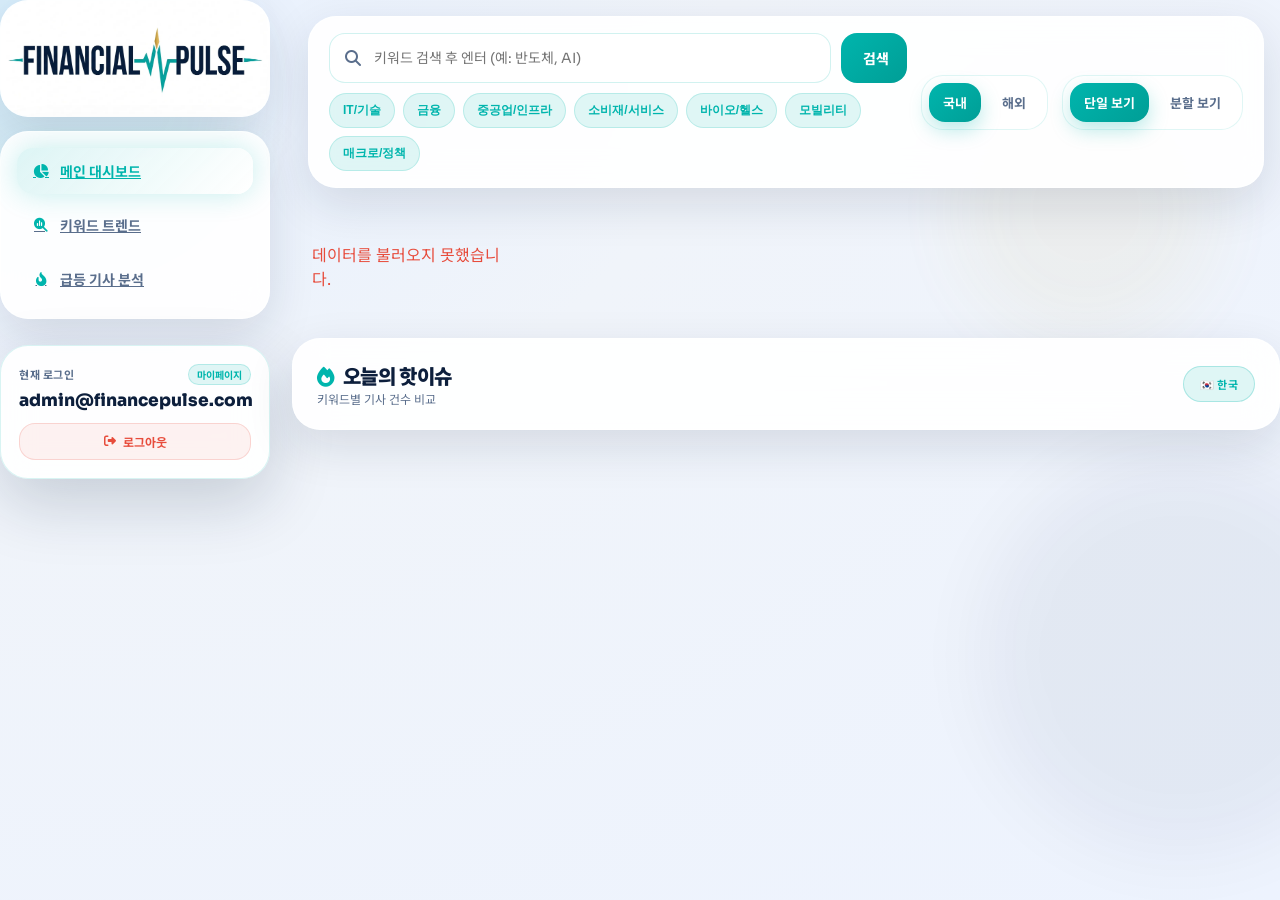
<file: view/dashboard.html>
<!DOCTYPE html>
<html lang="ko">
<head>
  <meta charset="UTF-8"/>
  <meta name="viewport" content="width=device-width,initial-scale=1"/>
  <title>메인 대시보드 — Financial Pulse</title>
  <link href="https://fonts.googleapis.com/css2?family=Sora:wght@400;600;700;800;900&family=Noto+Sans+KR:wght@400;500;700;900&display=swap" rel="stylesheet">
  <link rel="stylesheet" href="https://cdnjs.cloudflare.com/ajax/libs/font-awesome/6.4.2/css/all.min.css">
  <link rel="icon" type="image/jpeg" href="photo/LOGO.jpg">
  <link rel="stylesheet" href="css/common.css">
</head>
<body>
<div class="orb o1"></div><div class="orb o2"></div><div class="orb o3"></div>

<div class="app-shell">
  <aside class="sidebar" id="appSidebar"></aside>
  <main class="content">
    <div class="panel topbar">
      <div>
        <div class="search-wrap">
          <i class="fas fa-magnifying-glass search-icon"></i>
          <input id="searchInput" class="search-input" placeholder="키워드 검색 후 엔터 (예: 반도체, AI)">
          <button id="searchBtn" class="search-btn">검색</button>
        </div>
        <div class="search-tags" id="searchTags">
          <button class="search-tag">IT/기술</button>
          <button class="search-tag">금융</button>
          <button class="search-tag">중공업/인프라</button>
          <button class="search-tag">소비재/서비스</button>
          <button class="search-tag">바이오/헬스</button>
          <button class="search-tag">모빌리티</button>
          <button class="search-tag">매크로/정책</button>
        </div>
      </div>
      <div class="sw-group" id="countrySwitch">
        <button class="sw-btn active" data-country="kr">국내</button>
        <button class="sw-btn" data-country="us">해외</button>
      </div>
      <div class="sw-group">
        <button class="sw-btn active" data-view="single">단일 보기</button>
        <button class="sw-btn" data-view="split">분할 보기</button>
      </div>
    </div>

    <!-- proto_v13의 #mainPageView 구조 -->
    <div id="mainPageView">
      <div class="summary-grid" id="summaryGrid"></div>
      <div class="panel" id="hotIssuePanelWrapper">
        <div class="ph" style="padding:22px 24px 0;">
          <div>
            <div class="pt"><i class="fas fa-fire" style="color:var(--teal);margin-right:8px;"></i>오늘의 핫이슈</div>
            <div class="pd">키워드별 기사 건수 비교</div>
          </div>
          <div class="fp-badge" id="currentCountryBadge" style="font-size:11px;">🇰🇷 한국</div>
        </div>
        <div id="hotIssueGrid"></div>
      </div>
      <div id="dynamicContent"></div>
      <div id="splitView" style="display:none;"></div>
    </div>
  </main>
</div>

<!-- 성향 분석 오버레이 -->
<div id="analysisOverlay">
  <div id="analysisBox">
    <button class="ao-close" id="aoClose"><i class="fas fa-times"></i></button>
    <div class="ao-nav">
      <button class="ao-back" id="aoBack"><i class="fas fa-arrow-left"></i> 대시보드</button>
    </div>
    <div id="aoContent"></div>
  </div>
</div>

<script src="js/core.js?v=20260513-hotissue"></script>
<script src="js/api.js?v=20260513-hotissue"></script>
<script>
// ================================================================
// 전역 상태
// ================================================================
window.curCountry = 'kr';
window.curView    = 'single';
window.dashData   = { ko: null, en: null };

// ================================================================
// API 호출
// ================================================================
async function fetchDashboard(lang) {
  if (window.dashData[lang]) return window.dashData[lang];
  try {
    const res  = await fetch(BASE_URL + '/api/dashboard?lang=' + lang, { credentials: 'include' });
    const json = await res.json();
    if (!json.success) throw new Error(json.message);
    window.dashData[lang] = json.data;
    return json.data;
  } catch(e) {
    console.error('dashboard API 오류:', e);
    return null;
  }
}

// ================================================================
// 데이터 변환 함수
// ================================================================
function toCoreSectors(d) {
  if (!d) return [];
  return (d.sector_tendency || []).map(s => {
    const spike    = (d.spike_analysis || []).find(sp => sp.sector === s.sector) || {};
    const articles = (spike.articles || []).map(a => ({
      title : a.title || '',
      source: a.url   || '',
      tag   : a.tendency === 'positive' ? '긍정' : a.tendency === 'negative' ? '부정' : '중립',
    }));
    return {
      name    : s.sector,
      normal  : spike.week_avg ? Math.round(spike.week_avg.pos) : 0,
      today   : Math.round(s.pos),
      articles: articles,
    };
  });
}

function toHotIssueItems(d) {
  return (d.hot_issues || [])
    .map(h => ({
      keyword : h.keyword || '-',
      count   : Number(h.count || 0),
      week_avg: Number(h.week_avg || 0),
      change  : 0,
    }))
    .filter(h => h.count > 0)
    .sort((a, b) => b.change - a.change)
    .slice(0, 6);
}

// ================================================================
// API 전용 렌더 함수들 (core.js 함수들을 API 데이터에 맞게 래핑)
// ================================================================

// 시장 전체 성향 (API 데이터 → core.js의 renderMarketSentiment)
function renderMarketSentimentFromApi(cid, marketTendency) {
  const container = document.getElementById(cid);
  if (!marketTendency) {
    container.innerHTML = '<div style="color:var(--sub);">데이터 없음</div>';
    return;
  }
  
  const pos = marketTendency.pos_count || 0;
  const neg = marketTendency.neg_count || 0;
  const total = pos + neg;
  const posRatio = total === 0 ? 0 : (pos / total) * 100;
  const negRatio = total === 0 ? 0 : (neg / total) * 100;

  // 도넛 차트 SVG 생성 (긍정, 부정만)
  const sz = 200, r = sz / 2, inn = 58, c = r;
  const svg = document.createElementNS("http://www.w3.org/2000/svg", "svg");
  svg.setAttribute("width", sz);
  svg.setAttribute("height", sz);
  svg.setAttribute("viewBox", `0 0 ${sz} ${sz}`);

  let startAngle = 0;
  [[posRatio, '#2ECC71'], [negRatio, '#E74C3C']].forEach(([val, col]) => {
    if (val === 0) return;
    const angle = (val / 100) * 360;
    const endAngle = startAngle + angle;
    const radStart = (startAngle - 90) * Math.PI / 180;
    const radEnd = (endAngle - 90) * Math.PI / 180;
    const x1 = c + r * Math.cos(radStart);
    const y1 = c + r * Math.sin(radStart);
    const x2 = c + r * Math.cos(radEnd);
    const y2 = c + r * Math.sin(radEnd);
    const largeArc = angle > 180 ? 1 : 0;
    const path = document.createElementNS("http://www.w3.org/2000/svg", "path");
    path.setAttribute("d", `M ${c} ${c} L ${x1} ${y1} A ${r} ${r} 0 ${largeArc} 1 ${x2} ${y2} Z`);
    path.setAttribute("fill", col);
    path.setAttribute("stroke", "white");
    path.setAttribute("stroke-width", "3");
    svg.appendChild(path);
    startAngle = endAngle;
  });

  // 가운데 원
  const innerCircle = document.createElementNS("http://www.w3.org/2000/svg", "circle");
  innerCircle.setAttribute("cx", c);
  innerCircle.setAttribute("cy", c);
  innerCircle.setAttribute("r", inn);
  innerCircle.setAttribute("fill", "#f0f6ff");
  svg.appendChild(innerCircle);

  const dominant = posRatio >= negRatio ? '긍정' : '부정';
  const dominantPct = Math.max(posRatio, negRatio).toFixed(1);
  const dominantColor = posRatio >= negRatio ? 'var(--pos)' : 'var(--neg)';

  container.innerHTML = `
    <div style="display:flex;flex-direction:column;align-items:center;height:100%">
      <div class="market-donut" style="position:relative;">
        ${svg.outerHTML}
        <div class="donut-center">
          <span class="pulse-num" style="font-size:26px;color:${dominantColor};">${dominantPct}%</span>
          <span style="font-size:11px;color:var(--sub);margin-top:2px;">${dominant}</span>
        </div>
      </div>
      <div class="market-legend">
        <span class="leg-item"><span class="leg-dot" style="background:#2ECC71;"></span>긍정 ${posRatio.toFixed(1)}%</span>
        <span class="leg-item"><span class="leg-dot" style="background:#E74C3C;"></span>부정 ${negRatio.toFixed(1)}%</span>
      </div>
    </div>
  `;
}

// 섹터별 긍/부정 비율 (API 데이터 → core.js의 renderSectorStack)
// ❌ 현재 함수 전체를 아래로 교체

function renderSectorStackFromApi(cid, sectorTendency) {
  if (!sectorTendency || !sectorTendency.length) {
    document.getElementById(cid).innerHTML = '<div style="color:var(--sub);font-size:13px;">데이터 없음</div>';
    return;
  }
  const stacks = sectorTendency.map(s => ({ name: s.sector, pos: s.pos, neg: s.neg }));
  const c      = document.getElementById(cid);
  if (!c) return;

  // 스크롤 컨테이너
  c.style.maxHeight   = '320px';
  c.style.overflowY   = 'auto';
  c.style.paddingRight = '4px';

  c.innerHTML = stacks.map(s => `
    <div class="stack-item">
      <div class="stack-label">
        <span>${s.name}</span>
        <span style="font-size:11px;color:var(--sub);">긍정 ${s.pos.toFixed(1)}% · 부정 ${s.neg.toFixed(1)}%</span>
      </div>
      <div class="stack-bar-bg">
        <div class="stack-pos" style="width:${s.pos}%;"></div>
        <div class="stack-neg" style="width:${s.neg}%;"></div>
      </div>
    </div>`).join('');
}

// 주요 경제 지표 (API 데이터 직접 렌더링)
function renderEcoIndicatorsFromApi(cid, indicators) {
  const container = document.getElementById(cid);
  if (!container) return;
  if (!indicators || !indicators.length) {
    container.innerHTML = '<div style="color:var(--sub);">경제 지표 없음</div>';
    return;
  }
  container.innerHTML = indicators.map(ind => `
    <div class="ind-card">
      <div class="ind-name">${ind.country === '미국' ? '🇺🇸' : '🇰🇷'} ${ind.label || ind.name || ''}</div>
      <div class="ind-val">
        ${ind.actual || ind.value || '-'}
        ${ind.previous ? `<span class="ind-chg">(이전: ${ind.previous})</span>` : ''}
      </div>
      <div style="font-size:11px;color:var(--sub);">${ind.date || ''}</div>
    </div>
  `).join('');
}

// 경제 일정 (API 데이터 직접 렌더링)
function renderEcoScheduleFromApi(cid, schedule) {
  const container = document.getElementById(cid);
  if (!container) return;
  if (!schedule || !schedule.length) {
    container.innerHTML = '<div style="color:var(--sub);">일정 없음</div>';
    return;
  }
  container.innerHTML = schedule.map(ev => {
    let importance = ev.importance || 'mid';
    let borderColor = 'var(--teal)';
    let label = '보통';
    if (importance === 'high') { borderColor = 'var(--neg)'; label = '중요'; }
    else if (importance === 'mid') { borderColor = 'var(--gold)'; label = '중간'; }
    return `
      <div class="sch-item" style="border-left-color: ${borderColor};">
        <div class="sch-date">${ev.date || ''}</div>
        <div class="sch-info">
          <div class="sch-name">${ev.event || ev['경제일정'] || ''}</div>
          <div style="display:flex;justify-content:space-between;align-items:center;">
            <span class="sch-imp">${label}</span>
            <span style="font-size:13px;">${ev.country === '대한민국' ? '🇰🇷' : ev.country === '미국' ? '🇺🇸' : ''}</span>
          </div>
        </div>
      </div>
    `;
  }).join('');
}

// ================================================================
// 단일 보기 메트릭 카드
// ================================================================
function updateMetricCards(d, lbl) {
  const tendency = d.tendency    || { pos: 0, neg: 0, neu: 0, label: '-' };
  const topKw    = d.top_keyword || { keyword: '-', count: 0 };
  const posKw    = d.pos_keyword || { keyword: '-', ratio: 0 };
  const negKw    = d.neg_keyword || { keyword: '-', ratio: 0 };

  // ★ label에 따라 표시할 퍼센트 결정
  let displayPct = tendency.pos;
  let displayLabel = tendency.label || '긍정';
  if (displayLabel === '부정') {
    displayPct = tendency.neg;
  } else if (displayLabel === '중립') {
    displayPct = (100 - (tendency.pos || 0) - (tendency.neg || 0)).toFixed(1);
  } else {
    displayPct = tendency.pos; // 긍정
  }

  document.getElementById('summaryGrid').innerHTML = `
    <div class="panel metric-card ${tendency.label === '긍정' ? 'c-pos' : 'c-neg'}">
  <div class="mc-label">오늘 전체 분위기 (${lbl})</div>
  <div class="mc-value" style="color:${tendency.label === '긍정' ? 'var(--pos)' : 'var(--neg)'};">
    ${tendency.label || '긍정'} ${tendency.label === '긍정' ? tendency.pos : tendency.neg}%
  </div>
  <div class="mc-sub">긍정 ${tendency.pos}% · 부정 ${tendency.neg}%</div>
</div>
    <div class="panel metric-card c-pos">
      <div class="mc-label">오늘 기사량 1위 섹터</div>
      <div class="mc-value">${topKw.sector || '-'}</div>
      <div class="mc-sub">기사 ${topKw.count}건</div>
    </div>
    <div class="panel metric-card c-gold">
      <div class="mc-label">긍정 1위 키워드</div>
      <div class="mc-value" style="color:var(--gold);">${posKw.keyword || '-'}</div>
      <div class="mc-sub">전체의 ${posKw.ratio}%</div>
    </div>
    <div class="panel metric-card c-neg">
      <div class="mc-label">부정 1위 키워드</div>
      <div class="mc-value" style="color:var(--neg);">${negKw.keyword || '-'}</div>
      <div class="mc-sub">전체의 ${negKw.ratio}%</div>
    </div>
  `;
}

// ================================================================
// 단일 보기 렌더링
async function renderSplitView() {
  try {
    const splitContainer = document.getElementById('splitView');
    // 기존처럼 split-layout 생성 (makeSplitCol 사용)
    splitContainer.innerHTML = `
      <div class="split-layout">
        <div class="split-col" id="splitLeft"></div>
        <div class="split-col" id="splitRight"></div>
      </div>
      <!-- 왼쪽 캘린더를 이동시킬 전체 너비 영역 -->
      <div id="fullWidthCalendar" style="margin-top: 22px;"></div>
    `;

    const [dataKR, dataUS] = await Promise.all([
      fetchDashboard('ko'),
      fetchDashboard('en')
    ]);

    if (!dataKR || !dataUS) {
      splitContainer.innerHTML = '<div class="panel" style="padding:20px;color:var(--neg);">데이터를 불러올 수 없습니다.</div>';
      return;
    }

    const hotKR = toHotIssueItems(dataKR);
    const hotUS = toHotIssueItems(dataUS);
    const krSectorsApi = toCoreSectors(dataKR);
    const usSectorsApi = toCoreSectors(dataUS);

    // makeSplitCol에 전달할 ID들 (왼쪽/오른쪽 각각)
    const idsKR = { hot:'hotKR', trend:'trendKR', donut:'donutKR', stack:'stackKR', eco:'ecoKR', cal:'calKR' };
    const idsUS = { hot:'hotUS', trend:'trendUS', donut:'donutUS', stack:'stackUS', eco:'ecoUS', cal:'calUS' };

    document.getElementById('splitLeft').innerHTML = makeSplitCol(krSectorsApi, '한국', idsKR, 'kr');
    document.getElementById('splitRight').innerHTML = makeSplitCol(usSectorsApi, '해외', idsUS, 'us');

    // 데이터 렌더링 (기존 함수들)
    renderHotIssueGrid('hotKR', hotKR);
    renderHotIssueGrid('hotUS', hotUS);
    renderTrendAnalysisFromApi('trendKR', dataKR.spike_analysis);
    renderTrendAnalysisFromApi('trendUS', dataUS.spike_analysis);
    renderMarketSentimentFromApi('donutKR', dataKR.market_tendency);
    renderMarketSentimentFromApi('donutUS', dataUS.market_tendency);
    renderSectorStackFromApi('stackKR', dataKR.sector_tendency);
    renderSectorStackFromApi('stackUS', dataUS.sector_tendency);

    let krIndicators = (dataKR.eco_indicators || []).filter(ind => ind.country === '대한민국');
    let usIndicators = (dataUS.eco_indicators || []).filter(ind => ind.country === '미국');
    renderEcoIndicatorsFromApi('ecoKR', krIndicators);
    renderEcoIndicatorsFromApi('ecoUS', usIndicators);
    renderEcoScheduleFromApi('calKR', dataKR.eco_schedule || []);
    renderEcoScheduleFromApi('calUS', dataUS.eco_schedule || []);

    // ===== 여기서부터 오른쪽 캘린더 제거 + 왼쪽 캘린더 확장 =====
    // 1) 오른쪽 컬럼에서 'calUS' 패널을 감싸는 요소 찾아 제거
    const rightCalendarPanel = document.querySelector('#splitRight .panel:has(#calUS)');
    if (rightCalendarPanel) rightCalendarPanel.remove();

    // 2) 왼쪽 컬럼의 캘린더 패널을 가져와서 fullWidthCalendar로 이동
    const leftCalendarPanel = document.querySelector('#splitLeft .panel:has(#calKR)');
    if (leftCalendarPanel) {
      // 캘린더 패널을 원래 위치에서 제거
      leftCalendarPanel.remove();
      // 전체 너비 영역에 추가 (스타일 유지)
      const fullWidthDiv = document.getElementById('fullWidthCalendar');
      fullWidthDiv.innerHTML = '';
      fullWidthDiv.appendChild(leftCalendarPanel);
      // 패널 제목에 "(한국)" 명시
      const titleElem = leftCalendarPanel.querySelector('.pt');
      if (titleElem) titleElem.textContent = '📅 경제 일정';
    }

    // (선택) 캘린더 상세보기 링크 수정
    const calLink = document.querySelector('#fullWidthCalendar a');
    if (calLink) calLink.href = 'https://datacenter.hankyung.com/economic-calendar';

  } catch (err) {
    console.error('renderSplitView 오류:', err);
    document.getElementById('splitView').innerHTML = '<div class="panel" style="padding:20px;color:var(--neg);">분할 보기 렌더링 중 오류 발생</div>';
  }
}
async function renderSingleView() {
  const lang = curCountry === 'kr' ? 'ko' : 'en';
  const lbl  = curCountry === 'kr' ? '국내' : '해외';

  document.getElementById('summaryGrid').innerHTML = '<div style="color:var(--sub);padding:20px;">데이터 불러오는 중...</div>';
  document.getElementById('currentCountryBadge').innerText = lbl === '국내' ? '🇰🇷 한국' : '🇺🇸 미국';

  const d = await fetchDashboard(lang);
  if (!d) {
    document.getElementById('summaryGrid').innerHTML = '<div style="color:var(--neg);padding:20px;">데이터를 불러오지 못했습니다.</div>';
    return;
  }

  updateMetricCards(d, lbl);

  const hotIssues = toHotIssueItems(d);
  renderHotIssueGrid('hotIssueGrid', hotIssues/*.length ? hotIssues : toCoreSectors(d)*/);

  document.getElementById('dynamicContent').innerHTML = `
    <div class="two-col">
      <div class="col">
        <div class="panel trend-panel" style="padding:22px;">
          <div class="ph"><div><div class="pt">오늘 섹터 성향 분석</div><div class="pd">긍정률 변화</div></div></div>
          <div class="trend-list" id="trendGrid"></div>
        </div>
      </div>
      <div class="col right-col">
        <div class="panel sentiment-panel" style="padding:22px;">
          <div class="ph"><div class="pt">시장 전체 성향 비율</div></div>
          <div id="sentimentDonut"></div>
        </div>
        <div class="panel" style="padding:22px;">
          <div class="ph"><div class="pt">섹터별 긍/부정 비율</div></div>
          <div class="stack-list" id="sectorStack"></div>
        </div>
      </div>
    </div>
    <div class="two-col">
      <div class="col">
        <div class="panel" style="padding:22px;">
          <div class="ph"><div class="pt">주요 경제 지표</div><div class="pd"><a id="ecoTitle" href="#" target="_blank">상세보기 ↗</a></div></div>
          <div id="ecoIndicators" class="indicators-grid"></div>
        </div>
      </div>
      <div class="col">
        <div class="panel" style="padding:22px;">
          <div class="ph"><div class="pt">경제 주요 일정</div><div class="pd"><a id="ecoCalLink" href="#" target="_blank">상세보기 ↗</a></div></div>
          <div id="ecoCalendar" class="sch-list"></div>
        </div>
      </div>
    </div>
  `;

  const sectors = toCoreSectors(d);
  renderTrendAnalysisFromApi('trendGrid', d.spike_analysis || []);
  renderMarketSentimentFromApi('sentimentDonut', d.market_tendency);
  renderSectorStackFromApi('sectorStack', d.sector_tendency);
  let filteredIndicators = (d.eco_indicators || []).filter(ind => {
      if (curCountry === 'kr') return ind.country === '대한민국' || ind.country === 'KR';
      else return ind.country === '미국' || ind.country === 'US';
  });
  renderEcoIndicatorsFromApi('ecoIndicators', filteredIndicators);
  renderEcoScheduleFromApi('ecoCalendar', d.eco_schedule || []);

  const ecoTitle = document.getElementById('ecoTitle');
  if (ecoTitle) ecoTitle.onclick = () => window.open(
    curCountry === 'kr'
      ? 'https://www.korcham.net/nCham/Service/EconBrief/appl/ProspectList.asp'
      : 'https://www.korcham.net/nCham/Service/EconBrief/appl/ProspectList.asp');
  const ecoCalLink = document.getElementById('ecoCalLink');
  if (ecoCalLink) ecoCalLink.href = curCountry === 'kr'
    ? 'https://datacenter.hankyung.com/economic-calendar'
    : 'https://datacenter.hankyung.com/economic-calendar';

  const kwList = hotIssues.map(h => ({ keyword: h.keyword, totalNews: h.count }));
  updateTodayKeywords(kwList.length ? kwList : (curCountry === 'kr' ? DOM_KW : GBL_KW));
}
// ================================================================
// 뷰 전환 함수
// ================================================================
async function switchView(view) {
  window.curView = view;
  document.querySelectorAll('[data-view]').forEach(btn => {
    btn.classList.toggle('active', btn.dataset.view === view);
  });
  if (view === 'single') {
    document.getElementById('splitView').style.display = 'none';
    document.getElementById('dynamicContent').style.display = 'block';
    document.getElementById('hotIssuePanelWrapper').style.display = 'block';
    await renderSingleView();
  } else {
    document.getElementById('splitView').style.display = 'block';
    document.getElementById('dynamicContent').style.display = 'none';
    document.getElementById('hotIssuePanelWrapper').style.display = 'none';
    await renderSplitView();
  }
}

// ================================================================
// 이벤트 바인딩
// ================================================================
function bindEvents() {
  document.querySelectorAll('#countrySwitch .sw-btn').forEach(btn => {
    btn.addEventListener('click', async () => {
      curCountry = btn.dataset.country;
      document.querySelectorAll('#countrySwitch .sw-btn').forEach(b => b.classList.toggle('active', b.dataset.country === curCountry));
      if (curView === 'single') await renderSingleView();
      else await switchView('single');
    });
  });

  document.querySelectorAll('[data-view]').forEach(btn => {
    btn.addEventListener('click', () => switchView(btn.dataset.view));
  });

  const searchBtn = document.getElementById('searchBtn');
  const searchInput = document.getElementById('searchInput');
  const doSearch = () => {
    const kw = searchInput.value.trim();
    if (kw && typeof openAnalysisOverlay === 'function') openAnalysisOverlay(kw);
  };
  searchBtn.addEventListener('click', doSearch);
  searchInput.addEventListener('keypress', e => { if (e.key === 'Enter') doSearch(); });

  document.querySelectorAll('.search-tag').forEach(tag => {
    tag.addEventListener('click', () => {
      searchInput.value = tag.textContent;
      doSearch();
    });
  });

  const overlay = document.getElementById('analysisOverlay');
  const closeBtn = document.getElementById('aoClose');
  const backBtn = document.getElementById('aoBack');
  const closeOverlay = () => overlay.classList.remove('show');
  closeBtn?.addEventListener('click', closeOverlay);
  backBtn?.addEventListener('click', closeOverlay);

}

// ================================================================
// 초기화
// ================================================================
window.addEventListener('DOMContentLoaded', async () => {
  const session = await checkSession(false);
  if (!session) return;

  const sidebar = document.getElementById('appSidebar');
  if (sidebar && typeof renderSidebar === 'function') {
    sidebar.innerHTML = renderSidebar('dashboard');
  }
  if (typeof bindSidebarEvents === 'function') bindSidebarEvents();

  bindEvents();
  await switchView('single');
});

function renderTrendAnalysisFromApi(cid, spikeAnalysis) {
  const c = document.getElementById(cid);
  if (!c) return;
  if (!spikeAnalysis.length) {
    c.innerHTML = '<div style="color:var(--sub);padding:16px;">데이터 없음</div>';
    return;
  }

  const sorted = [...spikeAnalysis].sort((a, b) => a.sector.localeCompare(b.sector));

  c.innerHTML = sorted.map(s => {
    const todayPos  = s.today.pos;
    const total     = s.today.total;
    const change    = s.change.pos;
    const isUp      = change >= 0;

    let statusColor, statusLabel;
    if (todayPos > 50)      { statusColor = 'var(--pos)'; statusLabel = '긍정'; }
    else if (todayPos < 50) { statusColor = 'var(--neg)'; statusLabel = '부정'; }
    else                    { statusColor = 'var(--sub)'; statusLabel = '중립'; }

    const changeColor = isUp ? 'var(--pos)' : 'var(--neg)';
    const changeIcon  = isUp ? '▲' : '▼';

    return `
      <div class="trend-item" style="
        border-left: 4px solid ${statusColor};
        padding: 14px 16px;
        margin-bottom: 10px;
        background: var(--panel-bg);
        border-radius: 8px;
        cursor: pointer;
      ">
        <!-- 1행: 섹터명 + 건수 -->
        <div style="display:flex;justify-content:space-between;align-items:center;margin-bottom:8px;">
          <div style="display:flex;align-items:center;gap:8px;">
            <strong style="font-size:15px;color:var(--navy);">${s.sector}</strong>
          </div>
          <span style="font-size:12px;color:var(--sub);">📰 ${total}건</span>
        </div>

        <!-- 2행: 변화량(좌) + 긍정/부정 라벨(우) -->
        <div style="display:flex;justify-content:space-between;align-items:center;margin-bottom:10px;">
          <span style="font-size:13px;font-weight:700;color:${changeColor};">
            ${changeIcon} ${Math.abs(change).toFixed(1)}%p 변화
          </span>
          <span style="font-size:22px;font-weight:900;color:${statusColor};">
            ${statusLabel}
          </span>
        </div>

        <!-- 3행: 평소/오늘 바 -->
        <div style="display:flex;gap:16px;">
          <div style="flex:1;">
            <div style="font-size:11px;color:var(--sub);margin-bottom:4px;">평소</div>
            <div style="background:var(--bg);border-radius:4px;height:6px;overflow:hidden;">
              <div style="width:${s.week_avg.pos}%;height:100%;background:#c0cfe0;border-radius:4px;"></div>
            </div>
            <div style="font-size:11px;color:var(--sub);margin-top:2px;">${s.week_avg.pos.toFixed(1)}%</div>
          </div>
          <div style="flex:1;">
            <div style="font-size:11px;color:var(--sub);margin-bottom:4px;">오늘</div>
            <div style="background:var(--bg);border-radius:4px;height:6px;overflow:hidden;">
              <div style="width:${todayPos}%;height:100%;background:${statusColor};border-radius:4px;"></div>
            </div>
            <div style="font-size:11px;color:${statusColor};margin-top:2px;font-weight:700;">${todayPos.toFixed(1)}%</div>
          </div>
        </div>

      </div>
    `;
  }).join('');
}
</script>
</body>
</html>
</file>
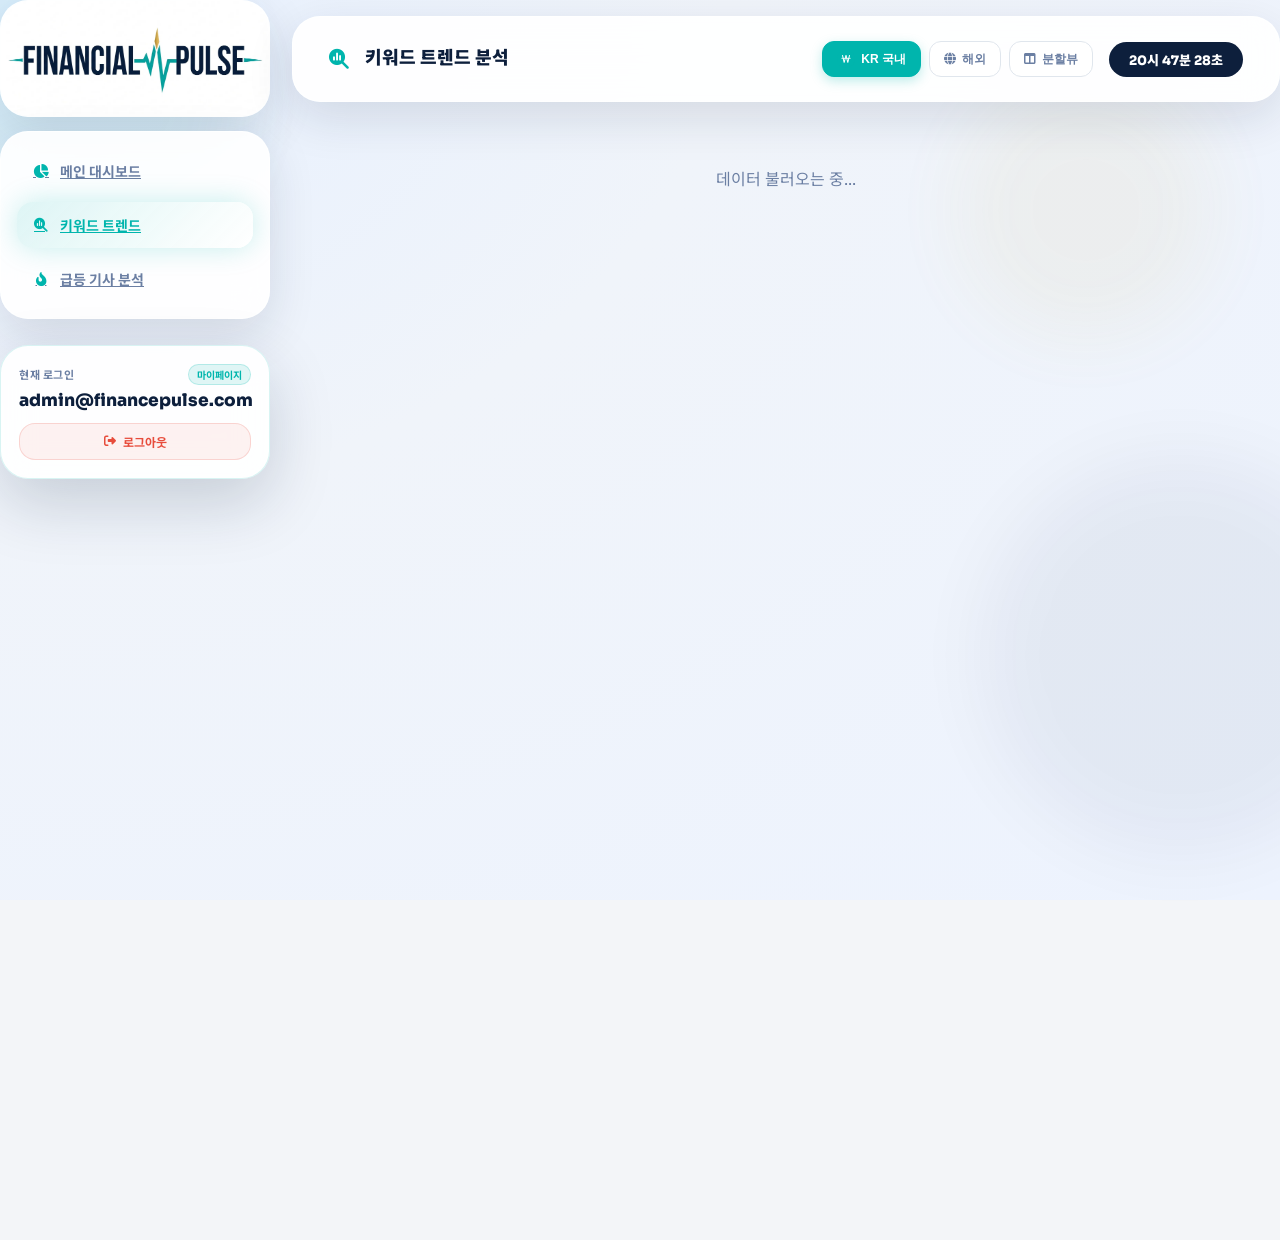
<file: view/keyword.html>
<!DOCTYPE html>
<html lang="ko">
<head>
  <meta charset="UTF-8"/>
  <meta name="viewport" content="width=device-width,initial-scale=1"/>
  <title>키워드 트렌드 — Financial Pulse</title>
  <link href="https://fonts.googleapis.com/css2?family=Sora:wght@400;600;700;800;900&family=Noto+Sans+KR:wght@400;700;900&display=swap" rel="stylesheet">
  <link rel="stylesheet" href="https://cdnjs.cloudflare.com/ajax/libs/font-awesome/6.4.2/css/all.min.css">
  
  <!-- 공통 CSS (기존 사용자 파일 연동) -->
  <link rel="stylesheet" href="css/common.css">

  <!-- 키워드 전용 스타일 (추후 css/keyword.css로 분리 가능) -->
  <style>
    :root {
      --navy: #0D1F3C;
      --teal: #00B5AD;
      --teal-d: #009E96;
      --sub: #6B7FA3;
      --bg: #F3F5F8;
      --pos: #2ECC71;
      --neg: #E74C3C;
    }
    
    body { background-color: var(--bg); }

/* 헤더 및 알약 탭 (Pill Tabs) */
/* 기존 스타일 대체 */
.kw-header {
  display: flex;
  justify-content: space-between;
  align-items: center;
  flex-wrap: wrap;
  gap: 20px;
  background: var(--panel);
  border: 1px solid var(--pbl);
  backdrop-filter: blur(16px);
  box-shadow: var(--sh);
  border-radius: var(--rxl);
  padding: 24px 36px;
  margin: 0 0 0 0;
  margin-top: 16px;
  margin-bottom: 24px;
}

/* 왼쪽 타이틀 영역 (기존과 동일하게 유지하되 간격만 조정 가능) */
.kw-title-wrap {
  display: flex;
  align-items: center;
  gap: 10px;
  flex-shrink: 0;
}

.kw-title-wrap i {
  font-size: 20px;          /* 급등 페이지 번개 아이콘 크기(20px)와 통일 */
  color: var(--teal);
  margin-right: 6px;
}
.page-title {
  font-size: 1.125rem;  /* 18px, 급등 페이지 제목과 동일 */
  font-weight: 900;
  margin: 0;
  line-height: 1.4;
}
.time-badge {
  background: var(--navy);
  color: #fff;
  padding: 8px 20px;
  border-radius: 40px;
  font-size: 0.85rem;
  font-weight: 900;
}

/* 오른쪽 영역 (탭 + 시계) */
.header-right {
  display: flex;
  align-items: center;
  gap: 16px;
  flex-wrap: wrap;
  justify-content: flex-end;
}

/* 시간 배지 (time-badge) 스타일 유지, 필요시 panel 느낌으로 살짝 보강 */
.time-badge {
  background: var(--navy);
  color: #fff;
  padding: 8px 20px;
  border-radius: 40px;
  font-size: 13px;
  font-weight: 900;
  white-space: nowrap;
}
/* 레이아웃 제어 */
#keywordContent { transition: all 0.3s ease; }
.kw-main-grid { display: grid; gap: 24px; margin-bottom: 24px; }
.single-view { grid-template-columns: 1fr; }
.split-view { grid-template-columns: 1fr 1fr; }


    /* 서브 그리드 */
    .dashboard-top-grid { display: grid; grid-template-columns: 1fr 1fr; gap: 24px; margin-bottom: 24px; }
    .dashboard-mid-grid { display: grid; grid-template-columns: 1fr 1fr; gap: 24px; }
    .split-view .dashboard-top-grid, .split-view .dashboard-mid-grid { grid-template-columns: 1fr; }

    /* 키워드 리스트 */
    .keyword-list { display: flex; flex-direction: column; gap: 10px; }
    .kw-item { display: flex; align-items: center; justify-content: space-between; padding: 12px 16px; border: 1px solid #f0f4f8; border-radius: 16px; transition: all 0.2s ease; cursor: pointer; background: #fff; }
    .kw-item:hover, .kw-item.active { border-color: var(--teal); background: #f4fcfc; transform: translateX(4px); box-shadow: 0 4px 12px rgba(0,181,173,0.08); }
    .kw-item.active { border-width: 2px; padding: 11px 15px; }
    
    .kw-item-left { display: flex; align-items: center; gap: 14px; }
    .kw-rank { width: 26px; height: 26px; border-radius: 8px; background: var(--navy); color: #fff; display: flex; align-items: center; justify-content: center; font-size: 13px; font-weight: 900; }
    .kw-item:hover .kw-rank, .kw-item.active .kw-rank { background: var(--teal); }
    .kw-name { display: flex; align-items: center; gap: 8px; }
    .kw-name strong { font-size: 14px; font-weight: 900; color: var(--navy); }
    
    .trend-badge { font-size: 11px; font-weight: 800; padding: 2px 6px; border-radius: 6px; }
    .trend-badge.badge-up { color: var(--pos); background: rgba(46,204,113,0.1); }
    .trend-badge.badge-dn { color: var(--neg); background: rgba(231,76,60,0.1); }
    .trend-badge.badge-neu { color: var(--sub); background: #f0f4f8; }
    
    .kw-cnt { font-size: 12px; font-weight: 900; color: var(--teal-d); background: #e0f2f1; padding: 4px 10px; border-radius: 8px; }

    /* 캔버스 및 차트 텍스트 */
    .gauge-info { text-align: center; margin-bottom: 10px; }
    .gauge-info h4 { font-size: 18px; font-weight: 900; color: var(--navy); margin: 0 0 4px 0; }
    .gauge-info p { font-size: 12px; color: var(--sub); font-weight: 600; margin: 0; }

    .canvas-container { border-radius: var(--rlg); width: 100%; position: relative; display: flex; align-items: center; justify-content: center; height: 280px; cursor: default; overflow: hidden; }
    .canvas-container canvas { display: block; }
    /* .canvas-container { height: 280px; } */

    /* 네트워크 필터바 (Advanced) */
    .filter-group { display: flex; gap: 8px; }
    .nf-pill { border: 1.5px solid; padding: 6px 14px; border-radius: 20px; font-size: 11px; font-weight: 800; background: #fff; cursor: pointer; transition: all 0.2s; position: relative; }
    .nf-pill.people { color: #ff7675; border-color: #ff7675; background: rgba(255, 118, 117, 0.08); }
    .nf-pill.people:hover { background: rgba(255, 118, 117, 0.15); box-shadow: 0 4px 12px rgba(255, 118, 117, 0.2); }
    .nf-pill.place { color: #00b894; border-color: #00b894; background: rgba(0, 184, 148, 0.08); }
    .nf-pill.place:hover { background: rgba(0, 184, 148, 0.15); box-shadow: 0 4px 12px rgba(0, 184, 148, 0.2); }
    .nf-pill.company { color: #8c7ae6; border-color: #8c7ae6; background: rgba(140, 122, 230, 0.08); }
    .nf-pill.company:hover { background: rgba(140, 122, 230, 0.15); box-shadow: 0 4px 12px rgba(140, 122, 230, 0.2); }
    .nf-reset { border: 1.5px solid #e0e6ed; background: #fff; padding: 6px 14px; border-radius: 20px; font-size: 11px; font-weight: 800; color: var(--sub); cursor: pointer; display: flex; align-items: center; gap: 4px; transition: all 0.2s; }
    .nf-reset:hover { background: #f0f4f8; border-color: var(--teal); color: var(--teal); box-shadow: 0 2px 8px rgba(0,181,173,0.15); }

    /* 최신 뉴스 하단 */
    .news-grid { display: grid; grid-template-columns: repeat(auto-fill, minmax(260px, 1fr)); gap: 20px; }
    .news-card { border: 1px solid #eef2f8; border-radius: 16px; overflow: hidden; transition: 0.3s; cursor: pointer; background: #fff; }
    .news-card:hover { transform: translateY(-5px); box-shadow: 0 10px 30px rgba(13,31,60,0.08); border-color: var(--teal); }
    .news-img { width: 100%; height: 120px; object-fit: cover; }
    .news-content { padding: 16px; }
    .news-tag { display: inline-block; font-size: 10px; font-weight: 900; color: var(--teal); background: #e0f2f1; padding: 4px 8px; border-radius: 6px; margin-bottom: 8px; }
    .news-title { font-size: 13px; font-weight: 800; color: var(--navy); line-height: 1.4; }

    @media (max-width: 1200px) {
      .dashboard-top-grid, .dashboard-mid-grid { grid-template-columns: 1fr; }
      .news-grid { grid-template-columns: repeat(2, 1fr); }
      .split-view { grid-template-columns: 1fr; }
    }
    /* 성향 분석 오버레이 스타일 */
#analysisOverlay {
  position: fixed; inset: 0; background: rgba(13,31,60,.6); backdrop-filter: blur(8px);
  z-index: 1000; display: none; align-items: center; justify-content: center; padding: 20px;
}
#analysisOverlay.show { display: flex; }
#analysisBox {
  background: #fff; border-radius: 24px; width: 100%; max-width: 980px;
  max-height: 88vh; overflow-y: auto; box-shadow: 0 24px 60px rgba(13,31,60,.25);
}
.ao-kw-header { margin-bottom: 26px; }
.ao-kw-title { display: flex; align-items: center; gap: 14px; font-size: 28px; font-weight: 900; letter-spacing: -0.03em; color: var(--navy); }
.ao-acc-bar { width: 5px; height: 34px; background: linear-gradient(180deg, var(--teal), var(--gold)); border-radius: 8px; flex-shrink: 0; }
.ao-main-grid { display: grid; grid-template-columns: 0.9fr 1.1fr; gap: 22px; margin-bottom: 24px; }
.ao-card { background: var(--panel); border: 1.5px solid rgba(0,181,173,0.12); backdrop-filter: blur(16px); box-shadow: var(--sh); border-radius: var(--rxl); padding: 24px; }
.ao-card-title { font-size: 17px; font-weight: 900; margin-bottom: 6px; display: flex; align-items: center; gap: 8px; color: var(--navy); }
.ao-card-title i { color: var(--teal); }
.ao-donut-wrap { display: flex; flex-direction: column; align-items: center; }
.ao-donut-chart-wrap { position: relative; display: flex; justify-content: center; width: 100%; min-height: 260px; }
.ao-donut-chart { width: 250px; height: 250px; }
.ao-donut-center { position: absolute; inset: 0; display: flex; flex-direction: column; align-items: center; justify-content: center; font-weight: 900; color: var(--navy); text-align: center; font-size: 24px; line-height: 1.2; pointer-events: none; }
.ao-donut-center small { font-size: 12px; font-weight: 600; color: var(--sub); margin-top: 4px; }
.ao-legend { display: flex; gap: 18px; margin-top: 16px; justify-content: center; font-size: 13px; font-weight: 700; }
.ao-leg { display: inline-flex; align-items: center; gap: 6px; color: var(--sub); }
.ao-leg-dot { width: 12px; height: 12px; border-radius: 4px; }
.ao-score-box { margin-top: 20px; background: linear-gradient(120deg, rgba(0,181,173,0.06), rgba(255,255,255,0.9)); border-radius: var(--rlg); padding: 15px 18px; display: flex; align-items: baseline; justify-content: space-between; border: 1.5px solid rgba(0,181,173,0.2); flex-wrap: wrap; gap: 10px; }
.ao-score-lbl { font-weight: 700; color: var(--navy); font-size: 13px; }
.ao-score-val { font-size: 1.9rem; font-weight: 900; background: linear-gradient(135deg, var(--teal), var(--gold)); -webkit-background-clip: text; background-clip: text; color: transparent; line-height: 1; }
.ao-score-badge { padding: 6px 14px; border-radius: 999px; font-size: 12px; font-weight: 700; }
.ao-compare-grid { display: grid; grid-template-columns: repeat(3, 1fr); gap: 14px; margin-top: 8px; flex: 1; }
.ao-cmp-col { background: rgba(255,255,255,0.82); border-radius: var(--rlg); padding: 12px 10px 14px; text-align: center; border: 1.5px solid rgba(0,181,173,0.08); display: flex; flex-direction: column; justify-content: flex-end; }
.ao-bar-pair { display: flex; gap: 14px; justify-content: center; align-items: flex-end; min-height: 220px; margin-bottom: 10px; }
.ao-bw { display: flex; flex-direction: column; align-items: center; gap: 5px; flex: 1; }
.ao-bv { font-size: 12px; font-weight: 800; color: var(--navy); background: rgba(255,255,240,0.9); padding: 2px 7px; border-radius: 30px; }
.ao-bar { width: 46px; border-radius: 16px 16px 8px 8px; }
.ao-bar-pos { background: linear-gradient(180deg, var(--pos), #25a25a); box-shadow: 0 4px 12px rgba(46,204,113,0.35); }
.ao-bar-neg { background: linear-gradient(180deg, var(--neg), #c0392b); box-shadow: 0 4px 12px rgba(231,76,60,0.35); }
.ao-cmp-lbl { font-weight: 800; margin-top: 6px; color: var(--navy); font-size: 13px; background: var(--teal-s); display: inline-block; padding: 5px 11px; border-radius: 999px; align-self: center; }
.ao-cmp-legend { display: flex; justify-content: center; gap: 16px; margin-top: 18px; font-size: 12px; font-weight: 700; color: var(--sub); }
.ao-news-header { display: flex; align-items: center; justify-content: space-between; margin-bottom: 14px; }
.ao-news-grid { display: grid; grid-template-columns: repeat(2, 1fr); gap: 12px; }
.ao-news-card { background: rgba(255,255,255,0.9); border-radius: var(--rlg); padding: 15px; cursor: pointer; transition: .2s; border: 1.5px solid rgba(0,181,173,0.08); }
.ao-news-card:hover { background: #fff; transform: translateY(-3px); box-shadow: 0 10px 24px rgba(0,181,173,0.14); border-color: rgba(0,181,173,0.25); }
.ao-news-title { font-weight: 800; font-size: 13px; margin-bottom: 7px; line-height: 1.5; color: var(--navy); }
.ao-news-meta { font-size: 11px; font-weight: 600; color: var(--sub); display: flex; gap: 9px; align-items: center; flex-wrap: wrap; }
.ao-nm-tag { padding: 3px 9px; border-radius: 999px; font-size: 10px; font-weight: 700; }
.ao-tag-pos { background: var(--pos-s); color: var(--pos); }
.ao-tag-neg { background: var(--neg-s); color: var(--neg); }
.ao-tag-neu { background: rgba(142,156,197,0.12); color: var(--neu); }
@media (max-width: 860px) {
  .ao-main-grid { grid-template-columns: 1fr; }
  .ao-news-grid { grid-template-columns: 1fr; }
  .ao-compare-grid { gap: 8px; }
  .ao-bar-pair { min-height: 160px; }
  .ao-bar { width: 36px; }
}
.pill-tab .kr-icon {
  background: var(--teal);
  color: #fff;
  border-radius: 50%;
  width: 18px;
  height: 18px;
  display: inline-flex;
  align-items: center;
  justify-content: center;
  font-size: 10px;
  font-weight: bold;
}

/* 아이콘 기본 색상은 버튼 상태에 따라 변하게 */
.pill-tab i {
  color: inherit;  /* 부모의 color 상속 */
}

/* 활성 버튼에서는 아이콘도 흰색으로 */
.pill-tab.active i,
.pill-tab.active .kr-icon {
  color: white;
}

/* pill-tabs 컨테이너 */
.pill-tabs {
  display: flex;
  gap: 8px;
  flex-wrap: wrap;
  margin-left: auto;
  background: transparent;
  padding: 0;
  border: none;
}

/* 개별 버튼 — sw-btn 스타일과 동일 */
.pill-tab {
  padding: 8px 14px;
  border-radius: 12px;
  border: 1.5px solid #e0e6ed;
  background: white;
  color: #6B7FA3;
  font-size: 12px;
  font-weight: 800;
  cursor: pointer;
  transition: 0.18s;
  display: flex;
  align-items: center;
  gap: 6px;
}

/* 활성 버튼 */
.pill-tab.active {
  background: var(--teal, #00B5AD);
  color: white;
  border-color: var(--teal, #00B5AD);
  box-shadow: 0 4px 12px rgba(0,181,173,0.25);
}

/* 비활성 호버 */
.pill-tab:hover:not(.active) {
  border-color: var(--teal, #00B5AD);
  color: var(--teal, #00B5AD);
}

/* 강제 오버라이드 - 패널 헤더를 proto_v13 스타일로 고정 */
#keywordContent .panel-hdr {
  display: flex !important;
  justify-content: space-between !important;
  align-items: center !important;
  padding: 0.5rem 0.8rem 0.8rem !important;
  border-bottom: 1px solid rgba(0, 181, 173, 0.1) !important;
  margin-bottom: 0.8rem !important;
  font-weight: 800 !important;
  font-size: 0.95rem !important;
  color: var(--navy) !important;
  background: transparent !important;
  gap: 0 !important;
}

#keywordContent .panel-hdr i {
  color: var(--teal) !important;
  margin-right: 7px !important;
  font-size: inherit !important;
}

#keywordContent .panel-hdr .hdr-left {
  display: flex !important;
  align-items: center !important;
  gap: 8px !important;
}

#keywordContent .panel-hdr > span:not(.hdr-left),
#keywordContent .panel-hdr > div:not(.hdr-left) {
  font-size: 0.75rem !important;
  font-weight: 600 !important;
  color: var(--sub) !important;
}

/* 계기판 제목/설명 원래 크기로 */
.gauge-info h4 {
  font-size: 1rem !important;
  font-weight: 900 !important;
  color: var(--navy) !important;
  margin-bottom: 4px !important;
}

.gauge-info p {
  font-size: 0.75rem !important;
  color: var(--sub) !important;
}

/* 최신 핫이슈 뉴스 패널 헤더를 proto_v13 스타일로 */
/* 최신 핫이슈 뉴스 패널에 내부 여백 추가 (다른 패널과 통일) */
.panel:has(.news-grid) {
  padding: 1rem;
  box-sizing: border-box;
}

.panel:has(.news-grid) .panel-hdr {
  display: flex;
  align-items: center;
  justify-content: space-between;
  margin-bottom: 22px;
  gap: 10px;
}

.panel:has(.news-grid) .panel-hdr .hdr-left {
  display: flex;
  align-items: center;
  gap: 8px;
  font-size: 15px;
  font-weight: 900;
  letter-spacing: -0.02em;
  color: var(--navy);
}

.panel:has(.news-grid) .panel-hdr .hdr-left i {
  font-size: 20px;
  color: var(--teal);
  margin-right: 0;
}
/* 주간 트렌드 & 키워드 네트워크 패널 높이 500px (강제 적용) */
.trend-container,
.net-container {
    min-height: 500px !important;
    height: 500px !important;
}

/* 계기판 캔버스 컨테이너는 280px 유지 (기본값과 동일하지만 명시적으로) */
.canvas-container {
    height: 280px;
}
  </style>
</head>
<body>
<div class="orb o1"></div><div class="orb o2"></div><div class="orb o3"></div>
<div class="app-shell">
  <!-- 공통 사이드바 영역 -->
  <div id="sidebarWrap"></div> 
  
  <main class="main-content">
    
    <!-- 프리미엄 헤더 영역 -->
    <div class="kw-header">
      <div class="kw-title-wrap">
        <i class="fas fa-magnifying-glass-chart"></i>
        <h1 class="page-title" style="margin:0;">키워드 트렌드 분석</h1>
      </div>
      <div class="header-right">
        <!-- 알약 형태 탭 -->
        <div class="pill-tabs">
          <button class="pill-tab active" data-view="kr"><span class="kr-icon">₩</span> KR 국내</button>
          <button class="pill-tab" data-view="us"><i class="fas fa-globe"></i> 해외</button>
          <button class="pill-tab" data-view="split"><i class="fas fa-columns"></i> 분할뷰</button>
        </div>
        <div class="time-badge" id="liveTime">00시 00분 00초</div>
      </div>
    </div>

    <!-- 대시보드 메인 동적 렌더링 영역 -->
    <div id="keywordContent" class="kw-main-grid single-view"></div>

    <!-- 최신 뉴스 섹션 (정적 예시) -->
<!--    <div class="panel" style="margin-top:24px;">-->
<!--      <div class="panel-hdr">-->
<!--        <div class="hdr-left"><i class="fas fa-newspaper"></i> 최신 핫이슈 뉴스</div>-->
<!--      </div>-->
<!--      <div class="news-grid">-->
<!--  <div style="grid-column:1/-1;padding:40px;text-align:center;color:var(&#45;&#45;sub);font-size:14px;">-->
<!--    <i class="fas fa-spinner fa-spin"></i> 데이터 불러오는 중...-->
<!--  </div>-->
<!--</div>-->
<!--    </div>-->

  </main>
</div>

<!-- 사용자 공통 스크립트 연결 -->
<script src="js/core.js"></script>
<script src="js/api.js"></script>

<!-- 키워드 전용 스크립트 -->
<script>
// ================================================================
// 전역 상태
// ================================================================
let kwCache      = { ko: null, en: null };
let currentMode    = 'single';
let currentCountry = 'kr';

// ================================================================
// API 호출 — GET /api/keyword?lang=ko|en
// ================================================================
async function fetchKeyword(lang) {
  if (kwCache[lang]) return kwCache[lang];
  try {
    const res  = await fetch(BASE_URL + '/api/keyword?lang=' + lang, { credentials: 'include' });
    const json = await res.json();
    if (!json.success) throw new Error(json.message);
    kwCache[lang] = json.data;
    return json.data;
  } catch (e) {
    console.error('keyword API 오류:', e);
    return null;
  }
}

// ================================================================
// API 데이터 → KW_DATA 형식 변환
// top7, keyword_network, hot_news → 기존 렌더 함수에 맞게 변환
// ================================================================
function toKwData(d) {
  if (!d) return [];
  const netNodes  = (d.keyword_network || {}).nodes  || [];
  const netEdges  = (d.keyword_network || {}).edges  || [];
  const hotNews   = d.hot_news   || [];

  // nodes: { keyword, count } → Map으로 검색
  const nodeMap = new Map(netNodes.map(n => [n.keyword, n]));

  return (d.top7 || []).map(item => {
    // 연관 강도 계기판 stats — hot_news의 strength.related 활용
    const newsItem = hotNews.find(h => h.keyword === item.keyword) || {};
    const strength = newsItem.strength || {};
    const related  = strength.related || [];
    const stats    = {};
    related.forEach(r => { stats[r.keyword] = r.strength || 50; });

    // 키워드 네트워크 연관어 — edges에서 해당 키워드 연결 노드 추출
    const relates = netEdges
      .filter(e => e.source === item.keyword || e.target === item.keyword)
      .map(e => ({ n: e.source === item.keyword ? e.target : e.source, t: 'company' }))
      .slice(0, 6);

    return {
      rank   : item.rank,
      name   : item.keyword,
      score  : item.count,
      change : item.change > 0 ? '+' + item.change : String(item.change),
      up     : item.change > 0 ? true : item.change < 0 ? false : null,
      total  : item.count,
      stats  : Object.keys(stats).length ? stats : { '연관 키워드': 40, '트렌드 영향': 30, '네트워크 연결': 20 },
      relates: relates,
      article: newsItem.article || null,
    };
  });
}

// ================================================================
// 주간 트렌드 라인 차트 — API weekly_trend 데이터 사용
// ================================================================
function drawSmoothLineChartFromApi(cid, weeklyTrend) {
  const canvas = document.getElementById(cid);
  if (!canvas) return;
  const ctx = canvas.getContext('2d');

  const margin = { top: 40, right: 30, bottom: 80, left: 50 };
  let width, height;

  const SHOW_VALUES = true;

  // 무지개 색상 팔레트
  const COLOR_PALETTE = [
    '#FF3B30', '#FF9500', '#5AC8FA', '#34C759', '#FFCC00',
    '#007AFF', '#AF52DE', '#FF2D55', '#FF9F0A', '#30B0C0',
    '#E5B8FF', '#FF6B6B'
  ];

  // Y축 눈금 개수 (자동 생성)
  const Y_TICK_COUNT = 5;

  function resizeAndDraw() {
    const container = canvas.parentElement;
    width = container.clientWidth;
    height = 500;
    canvas.width = width;
    canvas.height = height;

    if (!weeklyTrend || !weeklyTrend.lines || !weeklyTrend.lines.length) {
      ctx.clearRect(0, 0, width, height);
      ctx.fillStyle = '#a0aec0';
      ctx.font = '12px sans-serif';
      ctx.textAlign = 'center';
      ctx.fillText('데이터 없음', width / 2, height / 2);
      return;
    }

    const dates = weeklyTrend.dates || [];
    const lines = weeklyTrend.lines.slice(0, 4);
    const chartWidth = width - margin.left - margin.right;
    const chartHeight = height - margin.top - margin.bottom;
    const xStep = chartWidth / Math.max(dates.length - 1, 1);

    // ========== Y축 자동 범위 계산 ==========
    let allValues = lines.flatMap(l => l.data).filter(v => v !== undefined && !isNaN(v));
    if (allValues.length === 0) allValues = [0];
    const dataMin = Math.min(...allValues);
    const dataMax = Math.max(...allValues);
    const range = dataMax - dataMin;

    // 여백: 데이터 범위의 10%를 위아래에 추가 (최소 5% 보장)
    let yMin = dataMin - range * 0.1;
    let yMax = dataMax + range * 0.1;

    // 0 근처 데이터가 있을 경우 0을 포함하도록 조정 (음수 방지)
    if (dataMin > 0 && dataMin < range * 0.2) yMin = 0;
    if (dataMax < 0) yMax = 0;

    // 최소/최대값이 같으면 범위 강제 확장
    if (Math.abs(yMax - yMin) < 0.1) {
      yMin = yMin - 10;
      yMax = yMax + 10;
    }

    // Y축 눈금 생성 (균등 간격)
    const yStep = (yMax - yMin) / Y_TICK_COUNT;
    const yTickValues = [];
    for (let i = 0; i <= Y_TICK_COUNT; i++) {
      yTickValues.push(yMin + i * yStep);
    }

    // 각 라인의 포인트 계산
    const series = lines.map((line, idx) => {
      const color = COLOR_PALETTE[idx % COLOR_PALETTE.length];
      const points = line.data.map((val, i) => {
        // Y 좌표 계산 (자동 범위 기준)
        let y = margin.top + chartHeight - ((val - yMin) / (yMax - yMin)) * chartHeight;
        // 범위 밖의 값은 살짝 클리핑 (화면 밖으로 나가지 않도록)
        y = Math.min(Math.max(y, margin.top), margin.top + chartHeight);
        return {
          x: margin.left + i * xStep,
          y: y,
          val: val,
          label: dates[i] || '',
        };
      });
      return { name: line.keyword, color, points };
    });

    let hoveredSeries = null;
    let hoveredIndex = null;

    function drawAnnotations(s) {
      if (!SHOW_VALUES) return;
      s.points.forEach(p => {
        if (p.val === undefined) return;
        ctx.font = 'bold 10px "Noto Sans KR", sans-serif';
        ctx.fillStyle = s.color;
        ctx.shadowBlur = 0;
        ctx.textAlign = 'center';
        ctx.fillText(p.val, p.x, p.y - 8);
      });
    }

    function draw() {
      ctx.clearRect(0, 0, width, height);
      ctx.save();

      // 흰색 배경
      ctx.fillStyle = '#ffffff';
      ctx.fillRect(0, 0, width, height);

      // Y축 그리드 및 눈금 (자동 범위)
      ctx.strokeStyle = '#e2e8f0';
      ctx.lineWidth = 1;
      ctx.font = '10px "Noto Sans KR", sans-serif';
      ctx.fillStyle = '#64748b';
      ctx.textAlign = 'right';
      for (let i = 0; i < yTickValues.length; i++) {
        const val = yTickValues[i];
        const y = margin.top + chartHeight - ((val - yMin) / (yMax - yMin)) * chartHeight;
        ctx.beginPath();
        ctx.moveTo(margin.left, y);
        ctx.lineTo(width - margin.right, y);
        ctx.stroke();
        ctx.fillText(Math.round(val * 10) / 10, margin.left - 8, y + 3);
      }

      // X축 날짜 라벨
      ctx.textAlign = 'center';
      ctx.fillStyle = '#475569';
      ctx.font = '9px "Noto Sans KR", sans-serif';
      dates.forEach((d, i) => {
        const x = margin.left + i * xStep;
        ctx.fillText(d.slice(5), x, height - margin.bottom + 15);
      });

      // 축 경계선
      ctx.beginPath();
      ctx.moveTo(margin.left, margin.top);
      ctx.lineTo(margin.left, height - margin.bottom);
      ctx.lineTo(width - margin.right, height - margin.bottom);
      ctx.stroke();

      // 라인 & 마커
      series.forEach(s => {
        const isHover = (hoveredSeries === s.name);
        ctx.beginPath();
        ctx.lineWidth = isHover ? 4 : 2.5;
        ctx.strokeStyle = s.color;
        ctx.lineJoin = 'round';
        ctx.lineCap = 'round';
        if (s.points.length === 0) return;
        ctx.moveTo(s.points[0].x, s.points[0].y);
        for (let i = 0; i < s.points.length - 1; i++) {
          const p1 = s.points[i];
          const p2 = s.points[i + 1];
          const cp1x = p1.x + (p2.x - p1.x) / 3;
          const cp1y = p1.y;
          const cp2x = p2.x - (p2.x - p1.x) / 3;
          const cp2y = p2.y;
          ctx.bezierCurveTo(cp1x, cp1y, cp2x, cp2y, p2.x, p2.y);
        }
        ctx.stroke();

        s.points.forEach((p, i) => {
          const isHoverPoint = (isHover && hoveredIndex === i);
          ctx.beginPath();
          ctx.arc(p.x, p.y, isHoverPoint ? 8 : 5, 0, Math.PI * 2);
          ctx.fillStyle = '#ffffff';
          ctx.fill();
          ctx.strokeStyle = s.color;
          ctx.lineWidth = isHoverPoint ? 2.5 : 2;
          ctx.stroke();
          if (isHoverPoint) {
            ctx.beginPath();
            ctx.arc(p.x, p.y, 12, 0, Math.PI * 2);
            ctx.fillStyle = `${s.color}30`;
            ctx.fill();
          }
        });

        drawAnnotations(s);
      });

      // 레전드 (하단 중앙)
      const legendItems = series.map(s => ({ name: s.name, color: s.color }));
      const itemWidth = 95;
      const itemHeight = 20;
      const itemsPerRow = Math.floor((width - margin.left - margin.right) / itemWidth);
      const rows = Math.ceil(legendItems.length / itemsPerRow);
      const legendTop = height - margin.bottom + 30;
      const legendStartX = margin.left + (chartWidth - (itemsPerRow * itemWidth)) / 2;

      ctx.font = '10px "Noto Sans KR", sans-serif';
      ctx.textAlign = 'left';
      for (let i = 0; i < legendItems.length; i++) {
        const row = Math.floor(i / itemsPerRow);
        const col = i % itemsPerRow;
        const x = legendStartX + col * itemWidth;
        const y = legendTop + row * (itemHeight + 5);
        ctx.fillStyle = legendItems[i].color;
        ctx.fillRect(x, y - 12, 12, 12);
        ctx.fillStyle = '#1e293b';
        ctx.fillText(legendItems[i].name, x + 16, y);
      }

      // 호버 툴팁
      if (hoveredSeries && hoveredIndex !== null) {
        const s = series.find(s => s.name === hoveredSeries);
        if (s && s.points[hoveredIndex]) {
          const p = s.points[hoveredIndex];
          const tipText = `${s.name}  ${p.label}  ${p.val}`;
          ctx.font = 'bold 11px "Noto Sans KR", sans-serif';
          const textWidth = ctx.measureText(tipText).width;
          const tipWidth = textWidth + 20;
          const tipHeight = 28;
          let tipX = p.x - tipWidth / 2;
          let tipY = p.y - tipHeight - 8;
          if (tipX < margin.left) tipX = margin.left;
          if (tipX + tipWidth > width - margin.right) tipX = width - margin.right - tipWidth;
          if (tipY < margin.top) tipY = p.y + 12;
          ctx.fillStyle = '#1e293b';
          ctx.shadowBlur = 4;
          ctx.fillRect(tipX, tipY, tipWidth, tipHeight);
          ctx.shadowBlur = 0;
          ctx.fillStyle = '#ffffff';
          ctx.textAlign = 'center';
          ctx.fillText(tipText, tipX + tipWidth / 2, tipY + 18);
        }
      }
      ctx.restore();
    }

    // 마우스 인터랙션
    function handleMouseMove(e) {
      const rect = canvas.getBoundingClientRect();
      const scaleX = canvas.width / rect.width;
      const scaleY = canvas.height / rect.height;
      const mouseX = (e.clientX - rect.left) * scaleX;
      const mouseY = (e.clientY - rect.top) * scaleY;
      let found = null;
      for (const s of series) {
        for (let i = 0; i < s.points.length; i++) {
          const p = s.points[i];
          if (Math.hypot(mouseX - p.x, mouseY - p.y) < 15) {
            found = { name: s.name, idx: i };
            break;
          }
        }
        if (found) break;
      }
      if (found) {
        canvas.style.cursor = 'crosshair';
        hoveredSeries = found.name;
        hoveredIndex = found.idx;
        draw();
      } else {
        canvas.style.cursor = 'default';
        hoveredSeries = null;
        hoveredIndex = null;
        draw();
      }
    }

    canvas.removeEventListener('mousemove', handleMouseMove);
    canvas.removeEventListener('mouseleave', () => {});
    canvas.addEventListener('mousemove', handleMouseMove);
    canvas.addEventListener('mouseleave', () => {
      canvas.style.cursor = 'default';
      hoveredSeries = null;
      hoveredIndex = null;
      draw();
    });

    draw();
  }

  window.addEventListener('resize', resizeAndDraw);
  resizeAndDraw();
}

// ================================================================
// 키워드 네트워크 — API keyword_network 데이터 사용
// ================================================================
function drawNetworkFromApi(cid, netWrapId, networkData) {
  console.log('drawNetworkFromApi 실행됨');
  const cvs     = document.getElementById(cid);
  const netWrap = document.getElementById(netWrapId);
  if (!cvs || !netWrap) return;
  if (cvs._animId) cancelAnimationFrame(cvs._animId);

  const ctx  = cvs.getContext('2d');
  cvs.width  = cvs.parentElement.clientWidth  || 420;
  cvs.height = cvs.parentElement.clientHeight || 280;
  const w = cvs.width, h = cvs.height;

  const apiNodes = (networkData || {}).nodes || [];
  const apiEdges = (networkData || {}).edges || [];

  if (!apiNodes.length) {
    ctx.fillStyle = '#a0aec0'; ctx.font = '12px sans-serif'; ctx.textAlign = 'center';
    ctx.fillText('네트워크 데이터 없음', w / 2, h / 2);
    return;
  }

  const maxCnt = Math.max(...apiNodes.map(n => n.count), 1);
  const nodesMap = new Map();
  apiNodes.forEach((n, i) => {
    nodesMap.set(n.keyword, {
      id: n.keyword, type: 'keyword', rank: i + 1,
      r: 22 + (n.count / maxCnt) * 20,
      color: '#f1c40f',
      x: w / 2 + (Math.random() - 0.5) * 200,
      y: h / 2 + (Math.random() - 0.5) * 150,
      vx: (Math.random() - 0.5) * 0.5, vy: (Math.random() - 0.5) * 0.5,
    });
  });
  const edges = apiEdges.map(e => ({ from: e.source, to: e.target, w: e.weight }));

  let nodes    = Array.from(nodesMap.values());
  let dragging = null, holding = null;
  const REPEL = 320, ATTRACT = 0.0004, DAMPING = 0.94, BOUND_PAD = 32;

  function physics() {
    if (dragging) return;
    nodes.forEach(a => {
      nodes.forEach(b => {
        if (a === b) return;
        const dx = b.x - a.x, dy = b.y - a.y, dist = Math.hypot(dx, dy) || 1;
        const force = ATTRACT / (dist * 0.5);
        a.vx += dx * force; a.vy += dy * force;
      });
      nodes.forEach(b => {
        if (a === b) return;
        const dx = a.x - b.x, dy = a.y - b.y, dist = Math.hypot(dx, dy) || 1;
        const minDist = a.r + b.r + 20;
        if (dist < minDist) { const force = REPEL / (dist * dist); a.vx += (dx / dist) * force; a.vy += (dy / dist) * force; }
      });
      a.vx *= DAMPING; a.vy *= DAMPING; a.x += a.vx; a.y += a.vy;
      if (a.x < BOUND_PAD + a.r) { a.x = BOUND_PAD + a.r; a.vx *= -0.5; }
      if (a.x > w - BOUND_PAD - a.r) { a.x = w - BOUND_PAD - a.r; a.vx *= -0.5; }
      if (a.y < BOUND_PAD + a.r) { a.y = BOUND_PAD + a.r; a.vy *= -0.5; }
      if (a.y > h - BOUND_PAD - a.r) { a.y = h - BOUND_PAD - a.r; a.vy *= -0.5; }
    });
  }

  function draw() {
    ctx.clearRect(0, 0, w, h);
    ctx.fillStyle = '#ffffff'; ctx.fillRect(0, 0, w, h);
    let activeIds = new Set();
    if (holding) { activeIds.add(holding.id); edges.forEach(e => { if (e.from === holding.id) activeIds.add(e.to); if (e.to === holding.id) activeIds.add(e.from); }); }
    edges.forEach(edge => {
      const fn = nodes.find(n => n.id === edge.from), tn = nodes.find(n => n.id === edge.to);
      if (!fn || !tn) return;
      ctx.beginPath(); ctx.moveTo(fn.x, fn.y); ctx.lineTo(tn.x, tn.y);
      ctx.strokeStyle = (holding && (edge.from === holding.id || edge.to === holding.id)) ? '#8B4513' : 'rgba(200,200,200,0.4)';
      ctx.lineWidth = (holding && (edge.from === holding.id || edge.to === holding.id)) ? 3 : 1;
      ctx.stroke();
    });
    nodes.forEach(nd => {
      const isActive = holding ? activeIds.has(nd.id) : true;
      const isHeld   = (holding === nd);
      if (isHeld) { ctx.beginPath(); ctx.arc(nd.x, nd.y, nd.r + 6, 0, Math.PI * 2); ctx.fillStyle = 'rgba(0,181,173,0.2)'; ctx.fill(); }
      // ========== 색상 결정 (rank 1~5: 빨강→초록 그라데이션, 나머지 단색) ==========
      const rank = nd.rank;
      let fillColor, textColor;

      const rankColors = {
        1: { bg: '#FF0000', text: '#FFFFFF' },   // 빨강
        2: { bg: '#CC9900', text: '#FFFFFF' },   // 진한노랑
        3: { bg: '#0000FF', text: '#FFFFFF' },   // 블루
        4: { bg: '#006400', text: '#FFFFFF' },   // 딥그린
        // 5: { bg: '#FF00FF', text: '#FFFFFF' }    // 마젠타 (글자 흰색)
      };

      if (rank !== undefined && rank >= 1 && rank <= 4) {        
        const color = rankColors[rank];
        fillColor = color.bg;
        textColor = color.text;
      } else {
        // 연관 키워드 (rank 없음 또는 6 이상): 연한 회색 배경 + 진한 글씨
        fillColor = '#CCFFCC';       // 매우 연한 회색
        textColor = '#1E293B';       // 짙은 회색 (가독성 좋음)
      }

      // (선택) active 상태일 때 시각적 강조를 원하면 아래처럼 테두리 추가 가능
      // if (isActive) ctx.shadowBlur = 8;
      ctx.fillStyle = fillColor;
      ctx.beginPath();
      ctx.arc(nd.x, nd.y, nd.r, 0, Math.PI * 2);
      ctx.fill();

      // (선택) 테두리 추가 – 연관 키워드 경계를 살짝 표현
      if (rank === undefined || rank > 5) {
        ctx.strokeStyle = '#CBD5E1';
        ctx.lineWidth = 1.5;
        ctx.stroke();
      }
      if (isHeld) { ctx.strokeStyle = '#8B4513'; ctx.lineWidth = 2.5; ctx.stroke(); }
<!--      ctx.beginPath(); ctx.arc(nd.x - nd.r * 0.35, nd.y - nd.r * 0.35, nd.r * 0.2, 0, Math.PI * 2);-->
<!--      ctx.fillStyle = 'rgba(255,255,255,0.9)'; ctx.fill();-->
      ctx.shadowBlur = 1.2; ctx.shadowColor = 'rgba(0,0,0,0.2)';
      ctx.fillStyle = textColor; ctx.textAlign = 'center'; ctx.textBaseline = 'middle';
      let size = (nd.rank >= 1 && nd.rank <= 4) ? 14 : 10; ctx.font = `700 ${size}px "Noto Sans KR",sans-serif`;
      while (ctx.measureText(nd.id).width > nd.r * 1.6 && size > 8) { size -= 0.5; ctx.font = `700 ${size}px "Noto Sans KR",sans-serif`; }
      ctx.fillText(nd.id, nd.x, nd.y); ctx.shadowBlur = 0;
    });
  }

  cvs.onmousedown = (e) => {
    const rect = cvs.getBoundingClientRect();
    const mx = (e.clientX - rect.left) * (w / rect.width), my = (e.clientY - rect.top) * (h / rect.height);
    const hit = nodes.find(n => Math.hypot(mx - n.x, my - n.y) <= n.r + 6);
    dragging = hit || null; holding = hit || null;
    cvs.style.cursor = hit ? 'grabbing' : 'default';
  };
  cvs.onmousemove = (e) => {
    const rect = cvs.getBoundingClientRect();
    const mx = (e.clientX - rect.left) * (w / rect.width), my = (e.clientY - rect.top) * (h / rect.height);
    if (dragging) { dragging.x = mx; dragging.y = my; dragging.vx = 0; dragging.vy = 0; }
    else { cvs.style.cursor = nodes.some(n => Math.hypot(mx - n.x, my - n.y) <= n.r + 6) ? 'grab' : 'default'; }
  };
  cvs.onmouseup = () => { if (dragging) { dragging.vx *= 0.2; dragging.vy *= 0.2; } dragging = null; holding = null; cvs.style.cursor = 'default'; };
  cvs.onmouseleave = () => { dragging = null; holding = null; cvs.style.cursor = 'default'; };

  function loop() { physics(); draw(); cvs._animId = requestAnimationFrame(loop); }
  loop();
}

// ================================================================
// 탭 바인딩 및 레이아웃 렌더
// ================================================================
function bindTabs() {
  document.querySelectorAll('.pill-tab').forEach(btn => {
    btn.onclick = async () => {
      document.querySelectorAll('.pill-tab').forEach(b => b.classList.remove('active'));
      btn.classList.add('active');
      const v = btn.dataset.view;
      if (v === 'split') currentMode = 'split';
      else { currentMode = 'single'; currentCountry = v; }
      await renderLayout();
    };
  });
}

async function renderLayout() {
  const wrap = document.getElementById('keywordContent');
  wrap.innerHTML = '<div style="padding:40px;text-align:center;color:var(--sub);">데이터 불러오는 중...</div>';
  wrap.className = `kw-main-grid ${currentMode}-view`;

  if (currentMode === 'single') {
    const lang = currentCountry === 'kr' ? 'ko' : 'en';
    const d    = await fetchKeyword(lang);
    wrap.innerHTML = '';
    wrap.appendChild(await buildDashboard(currentCountry, false, d));
  } else {
    const [dKo, dEn] = await Promise.all([fetchKeyword('ko'), fetchKeyword('en')]);
    wrap.innerHTML = '';
    wrap.appendChild(await buildDashboard('kr', true, dKo));
    wrap.appendChild(await buildDashboard('us', true, dEn));
  }
}

// ================================================================
// 대시보드 컬럼 빌드 — API 데이터 기반
// ================================================================
async function buildDashboard(code, isSplit, apiData) {
  const kwList  = toKwData(apiData);
  const dataList = isSplit ? kwList.slice(0, 7) : kwList;
  const flag     = code === 'kr' ? '🇰🇷 KR 국내' : '🌐 해외';
  const topTitle = isSplit
    ? `${flag} 실시간 Top 7`
    : '<i class="fas fa-clock"></i> 오늘의 키워드 Top7';

  const sec = document.createElement('section');
  sec.className = 'dashboard-column';
  sec.innerHTML = `
    <div class="dashboard-top-grid">
      <div class="panel">
        <div class="panel-hdr"><div class="hdr-left">${topTitle}</div></div>
        <div class="keyword-list" id="list_${code}"></div>
      </div>
      <div class="panel">
        <div class="panel-hdr"><div class="hdr-left"><i class="fas fa-tachometer-alt"></i> 연관 강도 계기판</div></div>
        <div class="gauge-info">
          <h4 id="gtitle_${code}">키워드</h4>
          <p id="gdesc_${code}">📰 주간 누적: -건</p>
        </div>
        <div class="canvas-container"><canvas id="gauge_${code}"></canvas></div>
      </div>
    </div>
    <div class="dashboard-mid-grid">
      <div class="panel">
        <div class="panel-hdr"><div class="hdr-left"><i class="fas fa-chart-line"></i>주요 키워드 주간 트렌드</div></div>
        <div class="canvas-container trend-container"><canvas id="trend_${code}"></canvas></div>
      </div>
      <div class="panel">
        <div class="panel-hdr"><div class="hdr-left"><i class="fas fa-share-alt"></i> 키워드 네트워크</div><span style="font-size:11px;font-weight:700;color:var(--sub);">드래그 가능</span></div>
        <div class="canvas-container net-container" id="netWrap_${code}"><canvas id="net_${code}"></canvas></div>
      </div>
    </div>
    <div class="panel" style="margin-top:24px;">
      <div class="panel-hdr">
        <div class="hdr-left"><i class="fas fa-newspaper"></i> 최신 핫이슈 뉴스 (${flag})</div>
      </div>
      <div class="news-grid" id="newsGrid_${code}"></div>
    </div>
  `;

// ================================================================
// 최신 핫이슈 뉴스 패널 — 특정 컨테이너에 렌더링 (분할뷰/단일뷰 공용)
// ================================================================
function renderNewsPanel(apiData, containerId) {
  const container = document.getElementById(containerId);
  if (!container || !apiData) return;
  const hotNews = apiData.hot_news || [];
  if (!hotNews.length) {
    container.innerHTML = '<div style="padding:20px;text-align:center;">뉴스 없음</div>';
    return;
  }

  const tagMap = { positive: '긍정', negative: '부정', neutral: '중립' };
  const tagColorMap = { positive: 'var(--pos)', negative: 'var(--neg)', neutral: 'var(--sub)' };
  const sectorImgMap = {
    'IT/기술'    : 'photo/tech.png',
    '중공업/인프라': 'photo/industry.png',
    '소비재/서비스': 'photo/consumer.png',
    '바이오/헬스' : 'photo/bio.png',
    '모빌리티'   : 'photo/mobility.png',
    '매크로/정책' : 'photo/macro_policy.png',
    '금융'       : 'photo/finance.png',
  };
  const defaultImg = 'photo/news_default.png';

  // 상위 6개 키워드 각각 최대 2개 기사 → 최대 12개 카드
  const topKeywords = hotNews.slice(0, 6);
  const cards = [];
  for (const kwItem of topKeywords) {
    const articles = kwItem.articles || [];
    const takeArticles = articles.slice(0, 2);
    for (const art of takeArticles) {
      cards.push({ keyword: kwItem.keyword, art });
    }
  }

  container.innerHTML = cards.map(({ keyword, art }) => {
    const tag      = art.tendency || 'neutral';
    const sector   = art.sector   || '';
    const score    = art.tend_score ? (art.tend_score * 100).toFixed(0) : '-';
    const imgSrc   = sectorImgMap[sector] || defaultImg;
    const tagColor = tagColorMap[tag] || 'var(--sub)';
    const tagLabel = tagMap[tag] || '중립';

    return `
      <a class="news-card" href="${art.url || '#'}" target="_blank" rel="noopener"
         style="text-decoration:none;">
        <img class="news-img" src="${imgSrc}" alt="${sector || 'news'}"
             onerror="this.onerror=null; this.src='${defaultImg}';">
        <div class="news-content">
          <span class="news-tag">${keyword}</span>
          ${sector ? `<span style="font-size:11px;font-weight:600;color:var(--teal);background:rgba(0,181,173,0.1);padding:2px 8px;border-radius:20px;">${sector}</span>` : ''}
          <div class="news-title">${art.title || keyword + ' 관련 기사'}</div>
          <div style="display:flex;align-items:center;gap:6px;margin-top:4px;">
            <span style="font-size:11px;font-weight:700;color:${tagColor};">${tagLabel}</span>
            <span style="font-size:11px;color:var(--sub);">점수: ${score}</span>
          </div>
        </div>
      </a>`;
  }).join('');
}

  setTimeout(() => {
    const listWrap = sec.querySelector(`#list_${code}`);
    if (!dataList.length) {
      listWrap.innerHTML = '<div style="color:var(--sub);padding:16px;">데이터 없음</div>';
      return;
    }
    dataList.forEach((item, idx) => {
      const row = document.createElement('div');
      row.className = `kw-item ${idx === 0 ? 'active' : ''}`;
      const badgeCls  = item.up === true ? 'badge-up' : item.up === false ? 'badge-dn' : 'badge-neu';
      const badgeIcon = item.up === true ? '▲' : item.up === false ? '▼' : '–';
      row.innerHTML = `
        <div class="kw-item-left">
          <div class="kw-rank">${idx + 1}</div>
          <div class="kw-name">
            <strong>${item.name}</strong>

          </div>
        </div>
        <div class="kw-cnt"><i class="fas fa-newspaper"></i> ${item.score}</div>
      `;
      row.onmouseenter = () => {
        listWrap.querySelectorAll('.kw-item').forEach(el => el.classList.remove('active'));
        row.classList.add('active');
        updateGauge(code, item);
      };
      row.onclick = () => {
        if (typeof openAnalysisOverlay === 'function') openAnalysisOverlay(item.name);
      };
      listWrap.appendChild(row);
    });

    // 첫 번째 키워드로 초기 렌더
    if (dataList[0]) updateGauge(code, dataList[0]);

    // 주간 트렌드 — API weekly_trend 사용
    drawSmoothLineChartFromApi(`trend_${code}`, apiData ? apiData.weekly_trend : null);

    // 키워드 네트워크 — API keyword_network 사용
    drawNetworkFromApi(`net_${code}`, `netWrap_${code}`, apiData ? apiData.keyword_network : null);

    // 최신 핫이슈 뉴스 패널 업데이트
    renderNewsPanel(apiData, `newsGrid_${code}`);

  }, 50);
  return sec;
}

// ================================================================
// 연관 강도 계기판 — 기존 함수 유지 (item.stats 사용)
// ================================================================
function updateGauge(code, item) {
  const titleEl = document.getElementById(`gtitle_${code}`);
  const descEl = document.getElementById(`gdesc_${code}`);
  if (titleEl) titleEl.innerText = item.name;
  if (descEl) descEl.innerText = `📰 주간 누적: ${item.total}건`;

  const canvas = document.getElementById(`gauge_${code}`);
  if (!canvas) return;
  const ctx = canvas.getContext('2d');

  const container = canvas.parentElement;
  canvas.width = container.clientWidth;
  canvas.height = container.clientHeight;
  if (canvas.width === 0 || canvas.height === 0) return;

  const w = canvas.width, h = canvas.height;
  const cx = w / 2, cy = h - 18;
  const r = Math.min(cx, cy) * 0.80;
  const start = Math.PI, end = 2 * Math.PI;
  const totalAng = end - start;

  // 배경 반원
  ctx.clearRect(0, 0, w, h);
  ctx.beginPath();
  ctx.arc(cx, cy, r, start, end);
  ctx.lineTo(cx, cy);
  ctx.fillStyle = "#f0f6ff";
  ctx.fill();
  ctx.strokeStyle = "rgba(0,181,173,.2)";
  ctx.lineWidth = 2;
  ctx.stroke();

  // 눈금 (0~100)
  for (let i = 0; i <= 20; i++) {
    let v = i * 5;
    let ang = start + (v / 100) * totalAng;
    let major = v % 10 === 0;
    let len = major ? 14 : 8;
    let x1 = cx + Math.cos(ang) * (r - len);
    let y1 = cy + Math.sin(ang) * (r - len);
    let x2 = cx + Math.cos(ang) * (r + 4);
    let y2 = cy + Math.sin(ang) * (r + 4);
    let rC, gC, bC;
    if (v < 50) {
      let t = v / 50;
      rC = 50 + t * 205;
      gC = 180 - t * 90;
      bC = 70 - t * 40;
    } else {
      let t = (v - 50) / 50;
      rC = 255;
      gC = 90 - t * 60;
      bC = 30 - t * 20;
    }
    ctx.beginPath();
    ctx.moveTo(x1, y1);
    ctx.lineTo(x2, y2);
    ctx.strokeStyle = `rgb(${Math.floor(rC)}, ${Math.floor(gC)}, ${Math.floor(bC)})`;
    ctx.lineWidth = major ? 2 : 1;
    ctx.stroke();
  }

  // stats 데이터 준비
  let statsEntries = Object.entries(item.stats || {});
  if (statsEntries.length < 3) {
    const fallbacks = [["연관 키워드", 40], ["트렌드 영향", 30], ["네트워크 연결", 20]];
    for (let i = statsEntries.length; i < 3 && i < fallbacks.length; i++) statsEntries.push(fallbacks[i]);
  }
  const sorted = [...statsEntries].sort((a, b) => b[1] - a[1]);
  const top3 = sorted.slice(0, 3);
  // top3 배열을 무작위로 섞음 (Fisher-Yates 셔플)
  const shuffled = [...top3];
  for (let i = shuffled.length - 1; i > 0; i--) {
    const j = Math.floor(Math.random() * (i + 1));
    [shuffled[i], shuffled[j]] = [shuffled[j], shuffled[i]];
  }
  const rearranged = shuffled.length === 3 ? shuffled : top3;
  const segAng = totalAng / 3;

  // 3개 영역에 텍스트 표시
  for (let i = 0; i < rearranged.length; i++) {
    const [name, value] = rearranged[i];
    const mid = start + i * segAng + segAng / 2;
    const tx = cx + Math.cos(mid) * r * 0.62;
    const ty = cy + Math.sin(mid) * r * 0.62;
    let fontSize = Math.min(12, 10 + Math.floor(value / 10));
    ctx.fillStyle = "#0D1F3C";
    ctx.font = `bold ${fontSize}px 'Sora', 'Noto Sans KR'`;
    ctx.fillText(name.length > 7 ? name.slice(0, 6) + '..' : name, tx - 15, ty - 8);
    ctx.font = "bold 11px 'Sora'";
    ctx.fillStyle = "#00B5AD";
    ctx.fillText(`${Math.round(value)}%`, tx - 12, ty + 12);
  }

  // needle: 가장 높은 값을 가진 키워드가 위치한 영역의 중앙을 가리킴
  const highestKeyword = top3[0][0];          // 가장 높은 값의 키워드 이름
  const targetIndex = rearranged.findIndex(([name]) => name === highestKeyword);
  // targetIndex가 -1이면 0으로 처리 (안전장치)
  const idx = targetIndex >= 0 ? targetIndex : 0;
  const needleAng = start + (idx + 0.5) * segAng;  // 해당 영역의 중앙 각도
  const needleLen = r * 0.55;
  const nx = cx + Math.cos(needleAng) * needleLen;
  const ny = cy + Math.sin(needleAng) * needleLen;

  ctx.beginPath();
  ctx.moveTo(cx, cy);
  ctx.lineTo(nx, ny);
  ctx.strokeStyle = "#C9A227";
  ctx.lineWidth = 4;
  ctx.stroke();

  const arrowSize = 8;
  const wx1 = nx - Math.cos(needleAng + 0.5) * arrowSize;
  const wy1 = ny - Math.sin(needleAng + 0.5) * arrowSize;
  const wx2 = nx - Math.cos(needleAng - 0.5) * arrowSize;
  const wy2 = ny - Math.sin(needleAng - 0.5) * arrowSize;
  ctx.beginPath();
  ctx.moveTo(nx, ny);
  ctx.lineTo(wx1, wy1);
  ctx.lineTo(wx2, wy2);
  ctx.fillStyle = "#C9A227";
  ctx.fill();

  // 중앙 원
  ctx.beginPath();
  ctx.arc(cx, cy, 16, 0, Math.PI * 2);
  ctx.fillStyle = "rgba(0,181,173,.2)";
  ctx.fill();
  ctx.beginPath();
  ctx.arc(cx, cy, 9, 0, Math.PI * 2);
  ctx.fillStyle = "#00B5AD";
  ctx.fill();

  ctx.fillStyle = "#5A6E8C";
  ctx.font = "bold 10px 'Sora'";
  ctx.fillText("", cx + r - 28, cy - 14);
}

// ================================================================
// 최신 핫이슈 뉴스 패널 — API hot_news 기반
// ================================================================
function renderHotNewsPanel(apiData) {
  const newsGrid = document.querySelector('.news-grid');
  if (!newsGrid || !apiData) return;
  const hotNews = apiData.hot_news || [];
  if (!hotNews.length) {
    newsGrid.innerHTML = '<div style="padding:20px;text-align:center;">뉴스 없음</div>';
    return;
  }
  if (!hotNews.length) return;

  const tagMap = { positive: '긍정', negative: '부정', neutral: '중립' };
  const tagColorMap = { positive: 'var(--pos)', negative: 'var(--neg)', neutral: 'var(--sub)' };

  const sectorImgMap = {
    'IT/기술'    : 'photo/tech.png',
    '중공업/인프라': 'photo/industry.png',
    '소비재/서비스': 'photo/consumer.png',
    '바이오/헬스' : 'photo/bio.png',
    '모빌리티'   : 'photo/mobility.png',
    '매크로/정책' : 'photo/macro_policy.png',
    '금융'       : 'photo/finance.png',
  };
  const defaultImg = 'photo/news_default.png';

  // 상위 6개 키워드 각각 최대 2개 기사 수집 → 총 12개 카드
  const topKeywords = hotNews.slice(0, 6);   // 상위 6개 키워드
  const cards = [];
  for (const kwItem of topKeywords) {
    const articles = kwItem.articles || [];
    const takeArticles = articles.slice(0, 2);   // 키워드당 최대 2개
    for (const art of takeArticles) {
      cards.push({ keyword: kwItem.keyword, art });
    }
  }
  // 만약 12개 미만이어도 정상 동작 (부족한 만큼만 표시)

  newsGrid.innerHTML = cards.map(({ keyword, art }) => {
    const tag      = art.tendency || 'neutral';
    const sector   = art.sector   || '';
    const score = art.tend_score != null ? art.tend_score : '-';
    const imgSrc   = sectorImgMap[sector] || defaultImg;
    const tagColor = tagColorMap[tag] || 'var(--sub)';
    const tagLabel = tagMap[tag]      || '중립';

    return `
      <a class="news-card" href="${art.url || '#'}" target="_blank" rel="noopener"
         style="text-decoration:none;">
        <img class="news-img" src="${imgSrc}" alt="${sector || 'news'}"
             onerror="this.onerror=null; this.src='${defaultImg}';">
        <div class="news-content">
          <span class="news-tag">${keyword}</span>
          ${sector ? `<span style="
          font-size:11px;font-weight:600;
          color:var(--teal);
          background:rgba(0,181,173,0.1);
          padding:2px 8px;border-radius:20px;
        ">${sector}</span>` : ''}
          <div class="news-title">${art.title || keyword + ' 관련 기사'}</div>
          <div style="display:flex;align-items:center;gap:6px;margin-top:4px;">
            <span style="font-size:11px;font-weight:700;color:${tagColor};">${tagLabel}</span>
            <span style="font-size:11px;color:var(--sub);">점수: ${score}</span>
          </div>
        </div>
      </a>`;
  }).join('');
}

// ================================================================
// 초기화
// ================================================================
async function fpInitKeyword() {
  bindTabs();
  await renderLayout();
  setInterval(() => {
    const d = new Date();
    document.getElementById('liveTime').innerText =
      `${String(d.getHours()).padStart(2,'0')}시 ${String(d.getMinutes()).padStart(2,'0')}분 ${String(d.getSeconds()).padStart(2,'0')}초`;
  }, 1000);
  window.addEventListener('resize', () => renderLayout());
}

// 세션 체크 및 초기화
window.addEventListener('DOMContentLoaded', async () => {
  const session = await checkSession(false);
  if (!session) return;
  if (typeof renderSidebar === 'function') {
    document.getElementById('sidebarWrap').innerHTML = renderSidebar('keyword');
    if (typeof bindSidebarEvents === 'function') bindSidebarEvents();
  }
  await fpInitKeyword();
});
</script>
<!-- 성향 분석 오버레이 -->
<div id="analysisOverlay">
  <div id="analysisBox">
    <div style="padding:20px 28px; border-bottom:1px solid #eef2f8; display:flex; align-items:center; justify-content:space-between; position:sticky; top:0; background:#fff; z-index:1;">
      <button id="aoBack" style="display:flex; align-items:center; gap:6px; padding:8px 14px; border-radius:999px; border:1.5px solid #e0e6ef; background:#fff; font-size:13px; font-weight:700; color:#6B7FA3; cursor:pointer;"><i class="fas fa-arrow-left"></i> 키워드 페이지</button>
      <button id="aoClose" style="width:36px; height:36px; border-radius:50%; border:0; background:#f0f3f8; font-size:16px; cursor:pointer; color:#6B7FA3;"><i class="fas fa-times"></i></button>
    </div>
    <div id="aoContent" style="padding:28px;"></div>
  </div>
</div>

<script>
// 오버레이 닫기 이벤트 (keyword.html에도 추가)
document.getElementById('aoClose')?.addEventListener('click', function() {
  document.getElementById('analysisOverlay').classList.remove('show');
});
document.getElementById('aoBack')?.addEventListener('click', function() {
  document.getElementById('analysisOverlay').classList.remove('show');
});
document.getElementById('analysisOverlay')?.addEventListener('click', function(e) {
  if(e.target === document.getElementById('analysisOverlay')) {
    document.getElementById('analysisOverlay').classList.remove('show');
  }
});
</script>
</body>
</html>
</file>
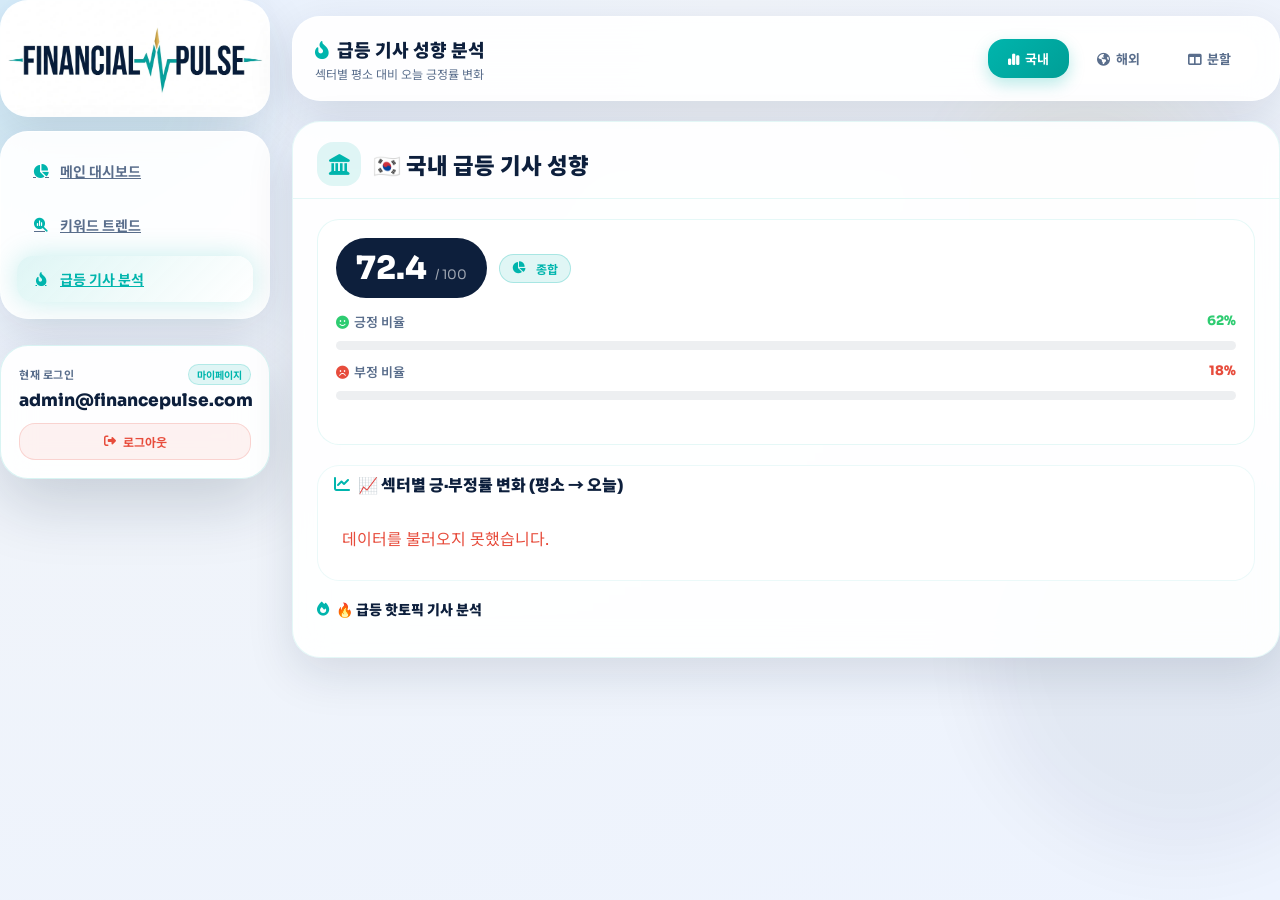
<file: view/spike.html>
<!DOCTYPE html>
<html lang="ko">
<head>
  <meta charset="UTF-8"/>
  <meta name="viewport" content="width=device-width,initial-scale=1"/>
  <title>급등 기사 성향 분석 — Financial Pulse</title>
  <link href="https://fonts.googleapis.com/css2?family=Sora:wght@400;600;700;800;900&family=Noto+Sans+KR:wght@400;500;700;900&display=swap" rel="stylesheet">
  <link rel="stylesheet" href="https://cdnjs.cloudflare.com/ajax/libs/font-awesome/6.4.2/css/all.min.css">
  <link rel="stylesheet" href="css/common.css">
  <style>
    /* proto_v13의 급등 페이지 전용 스타일은 common.css에 이미 포함되어 있으므로 추가할 필요 없음 */
    /* 단, 분할 보기 시 그리드 간격 조정을 위한 스타일 (common.css에 없을 수 있음) */
    .split-grid {
      display: grid;
      grid-template-columns: 1fr 1fr;
      gap: 22px;
    }
    @media (max-width: 1100px) {
      .split-grid {
        grid-template-columns: 1fr;
      }
    }
  </style>
</head>
<body>
<div class="orb o1"></div><div class="orb o2"></div><div class="orb o3"></div>
<div class="app-shell">
  <div id="sidebarWrap"></div>
  <main class="content" style="gap:0;">
    <!-- 헤더 (proto_v13 스타일과 일치) -->
    <div class="panel" style="display:flex; flex-wrap:wrap; justify-content:space-between; align-items:center; padding:16px 22px; gap:12px; margin-top: 16px; margin-bottom:20px;">
      <div>
        <div style="font-size:18px; font-weight:900; color:var(--navy);"><i class="fas fa-fire-flame-curved" style="color:var(--teal); margin-right:8px;"></i>급등 기사 성향 분석</div>
        <div style="font-size:12px; color:var(--sub); margin-top:3px;">섹터별 평소 대비 오늘 긍정률 변화</div>
      </div>
      <div style="display:flex; gap:8px; background:rgba(255,255,255,.8); padding:6px; border-radius:var(--rlg);">
        <button id="hsBtnDom" class="hs-btn hs-active"><i class="fas fa-chart-simple" style="margin-right:6px;"></i>국내</button>
        <button id="hsBtnOvs" class="hs-btn"><i class="fas fa-globe-americas" style="margin-right:6px;"></i>해외</button>
        <button id="hsBtnSplit" class="hs-btn"><i class="fas fa-columns" style="margin-right:6px;"></i>분할</button>
      </div>
    </div>

    <!-- 동적 패널 영역 (proto_v13의 #hsPanelsWrap) -->
    <div id="hsPanelsWrap" class="hs-panels-wrap">
      <!-- proto_v13의 domPanel / ovsPanel 구조를 그대로 사용 (JS에서 필요) -->
      <div id="domPanel" class="panel-card">
        <div class="pc-header"><div class="pc-icon"><i class="fas fa-landmark"></i></div><div><div class="pc-title">🇰🇷 국내 급등 기사 성향</div></div></div>
        <div class="pc-content">
          <div class="senti-summary">
            <div class="score-area">
              <div style="display:flex;align-items:center;gap:12px;flex-wrap:wrap;">
                <div class="score-num-wrap"><span class="score-num" id="krScoreNum">72.4</span><span class="score-unit">/ 100</span></div>
                <span class="kw-label-badge" id="krKwLabel"><i class="fas fa-chart-pie" style="margin-right:4px;"></i>종합</span>
              </div>
            </div>
            <div class="senti-bars">
              <div class="bar-item"><div class="bar-lbl"><span><i class="fas fa-smile" style="color:var(--pos);margin-right:5px;"></i>긍정 비율</span><span id="krPosVal" style="color:var(--pos);font-weight:800;">62%</span></div><div class="bar-track"><div class="bar-fill fill-pos" id="krPosBar" data-w="62"></div></div></div>
              <div class="bar-item"><div class="bar-lbl"><span><i class="fas fa-frown" style="color:var(--neg);margin-right:5px;"></i>부정 비율</span><span id="krNegVal" style="color:var(--neg);font-weight:800;">18%</span></div><div class="bar-track"><div class="bar-fill fill-neg" id="krNegBar" data-w="18"></div></div></div>
            </div>
            <div class="kw-cloud" id="krKwCloud"></div>
          </div>
          <div class="sector-section">
            <div class="sect-title"><i class="fas fa-chart-line"></i>📈 섹터별 긍·부정률 변화 (평소 → 오늘)</div>
            <div class="sect-list" id="krSectorGrid"></div>
          </div>
          <div class="news-list">
            <h4 id="krNewsTitle"><i class="fas fa-fire"></i>🔥 급등 핫토픽 기사 분석</h4>
            <div id="krNewsList"></div>
          </div>
        </div>
      </div>
      <div id="ovsPanel" class="panel-card" style="display:none;">
        <div class="pc-header"><div class="pc-icon" style="background:var(--gold-s);color:var(--gold);"><i class="fas fa-flag-usa"></i></div><div><div class="pc-title">🌎 해외 급등 기사 성향</div></div></div>
        <div class="pc-content">
          <div class="senti-summary">
            <div class="score-area">
              <div style="display:flex;align-items:center;gap:12px;flex-wrap:wrap;">
                <div class="score-num-wrap"><span class="score-num" id="usScoreNum">48.6</span><span class="score-unit">/ 100</span></div>
                <span class="kw-label-badge" id="usKwLabel"><i class="fas fa-chart-pie" style="margin-right:4px;"></i>종합</span>
              </div>
            </div>
            <div class="senti-bars">
              <div class="bar-item"><div class="bar-lbl"><span><i class="fas fa-smile" style="color:var(--pos);margin-right:5px;"></i>긍정 비율</span><span id="usPosVal" style="color:var(--pos);font-weight:800;">40%</span></div><div class="bar-track"><div class="bar-fill fill-pos" id="usPosBar" data-w="40"></div></div></div>
              <div class="bar-item"><div class="bar-lbl"><span><i class="fas fa-frown" style="color:var(--neg);margin-right:5px;"></i>부정 비율</span><span id="usNegVal" style="color:var(--neg);font-weight:800;">35%</span></div><div class="bar-track"><div class="bar-fill fill-neg" id="usNegBar" data-w="35"></div></div></div>
            </div>
            <div class="kw-cloud" id="usKwCloud"></div>
          </div>
          <div class="sector-section">
            <div class="sect-title"><i class="fas fa-chart-line"></i>📊 美 섹터별 긍·부정률 변화 (평소 → 오늘)</div>
            <div class="sect-list" id="usSectorGrid"></div>
          </div>
          <div class="news-list">
            <h4 id="usNewsTitle"><i class="fas fa-chart-line"></i>해외 급등 뉴스 성향</h4>
            <div id="usNewsList"></div>
          </div>
<!--          <div class="subnote">미국: AI 낙관론 vs 인플레이션 경계감 팽팽, 긍정·부정 격차 축소</div>-->
        </div>
      </div>
    </div>
  </main>
</div>

<script src="js/core.js"></script>
<script src="js/api.js"></script>
<script>
// ================================================================
// 캐시
// ================================================================
var spikeCache = { ko: null, en: null };

// ================================================================
// API 호출
// ================================================================
async function fetchSpike(lang) {
  if (spikeCache[lang]) return spikeCache[lang];
  try {
    var res  = await fetch(BASE_URL + '/api/spike?lang=' + lang, { credentials: 'include' });
    var json = await res.json();
    if (!json.success) throw new Error(json.message);
    spikeCache[lang] = json.data;
    return json.data;
  } catch(e) {
    console.error('spike API 오류:', e);
    return null;
  }
}

// ================================================================
// API 데이터 → 기존 렌더 함수 호환 형식 변환
// ================================================================

// sector_changes → krS/usS 형식 { name, usual, today }
function toSectorStats(sectorChanges) {
  return (sectorChanges || []).map(function(s) {
    return {
      name     : s.sector,
      usual    : parseFloat((+(s.week_avg && s.week_avg.pos != null ? s.week_avg.pos : 0)).toFixed(1)),
      today    : parseFloat((+(s.today && s.today.pos != null ? s.today.pos : 0)).toFixed(1)),
      total    : s.today    ? s.today.total               : 0,
      weekTotal: s.week_avg ? parseFloat(s.week_avg.total.toFixed(1)) : 0,
    };
  });
}

// sector_changes → NEWS DB 형식 { '전체': [...], '섹터명': [...] }
function toNewsDb(sectorChanges) {
  var db = { '전체': [] };
  var iconMap  = { positive: 'pos', negative: 'neg', neutral: 'neu' };
  (sectorChanges || []).forEach(function(s) {
    var articles = (s.articles || []).map(function(a) {
      return {
        tag  : iconMap[a.tendency] || 'neu',
        title: a.title  || '제목 없음',
        meta : '성향 점수 ' + (a.tend_score != null ? a.tend_score : 0),
        url  : a.url    || '#',
      };
    });
    db[s.sector] = articles;
    // 전체에 최대 1개씩 추가
    if (articles.length) db['전체'].push(articles[0]);
  });
  return db;
}

// overall → { score, pos, neg, neu }
function toOverallScore(overall) {
  if (!overall) return { score: '0.0', pos: 0, neg: 0 };
  return {
    score: overall.pos.toFixed(1),
    pos  : parseFloat(overall.pos.toFixed(1)),
    neg  : parseFloat(overall.neg.toFixed(1)),
  };
}

// sector_changes → 키워드 태그 클라우드 형식
function toKwCloud(sectorChanges) {
  var iconMap = {
    '반도체':'fas fa-microchip','2차전지':'fas fa-car-battery','AI/로봇':'fas fa-robot',
    '자동차':'fas fa-car','금융':'fas fa-building-columns','AI 반도체':'fas fa-microchip',
    '빅테크':'fas fa-server','금리민감주':'fas fa-percent','전기차':'fas fa-bolt',
    '방산/우주':'fas fa-rocket',
  };
  return (sectorChanges || []).map(function(s) {
    return {
      name : s.sector,
      icon : iconMap[s.sector] || 'fas fa-tag',
      pos  : parseFloat((+(s.today && s.today.pos != null ? s.today.pos : 0)).toFixed(1)),
      neg  : parseFloat((+(s.today && s.today.neg != null ? s.today.neg : 0)).toFixed(1)),
      neu  : parseFloat((+(s.today && s.today.neu != null ? s.today.neu : 0)).toFixed(1)),
      score: s.today ? s.today.pos.toFixed(1) : '0.0',
    };
  });
}

// ================================================================
// 기존 렌더 함수 유지 — renderNews, renderSectorList
// ================================================================
function renderNews(listId, titleId, sector, db, defaultLabel) {
  var list = document.getElementById(listId);
  var titleEl = document.getElementById(titleId);
  if (!list) return;
  var rawItems = db[sector] || db['전체'] || [];
  var items = sector === '전체' ? rawItems.slice(0, 5) : rawItems;
  var iconMap = { pos:'fas fa-face-smile', neg:'fas fa-face-frown', neu:'fas fa-face-meh' };
  var clsMap  = { pos:'icon-pos', neg:'icon-neg', neu:'icon-neu' };
  list.style.opacity = '0';
  list.style.transition = 'opacity .2s';
  setTimeout(function() {
    if (!items.length) {
      list.innerHTML = '<div style="color:var(--sub);padding:16px;">관련 기사가 없습니다.</div>';
    } else {
      list.innerHTML = items.map(function(n) {
        return '<div class="news-item">'
          + '<div class="ni-icon ' + (clsMap[n.tag] || 'icon-neu') + '"><i class="' + (iconMap[n.tag] || 'fas fa-face-meh') + '"></i></div>'
          + '<div><a href="' + (n.url || '#') + '" target="_blank" rel="noopener" '
          + 'style="display:block;font-weight:800;margin-bottom:5px;font-size:14px;color:var(--navy);'
          + 'line-height:1.4;text-decoration:none;transition:color .15s;"'
          + ' onmouseover="this.style.color=\'var(--teal)\'" onmouseout="this.style.color=\'var(--navy)\'">'
          + n.title
          + ' <i class="fas fa-arrow-up-right-from-square" style="font-size:10px;opacity:.45;margin-left:3px;"></i></a>'
          + '<div class="ni-meta">' + n.meta + '</div></div></div>';
      }).join('');
    }
    list.style.opacity = '1';
  }, 150);
  if (titleEl) {
    titleEl.innerHTML = sector === '전체'
      ? defaultLabel
      : '<i class="fas fa-tag" style="color:var(--teal);margin-right:6px;"></i>' + sector + ' 급등 기사';
  }
}

function renderSectorList(cid, sectors, newsListId, newsTitleId, db, defaultNewsLabel) {
  var c = document.getElementById(cid);
  if (!c) return;
  c.innerHTML = '';
  var selectedName = null;
  renderNews(newsListId, newsTitleId, '전체', db, defaultNewsLabel);
  sectors.forEach(function(s) {
    var d = s.today - s.usual, isPos = d > 0, el = document.createElement('div');
    el.className = 'sect-card';
    el.style.cursor = 'pointer';
    var todayPos     = s.today;         // 오늘 긍정률
var weekAvgPos   = s.usual;         // 평소 긍정률
var todayTotal   = s.total;         // 오늘 기사량
var weekAvgTotal = s.weekTotal;     // 평소 기사량 (7일 평균)
var posStatus    = todayPos > 50 ? '긍정' : todayPos < 50 ? '부정' : '중립';
var posColor     = todayPos > 50 ? 'var(--pos)' : todayPos < 50 ? 'var(--neg)' : 'var(--sub)';
var posChange    = todayPos - weekAvgPos;
var posIcon      = posChange >= 0 ? '▲' : '▼';
var posChangeColor = posChange >= 0 ? 'var(--pos)' : 'var(--neg)';

el.innerHTML =
  // 1행: 섹터명 + 기사량
  '<div style="display:flex;justify-content:space-between;align-items:center;margin-bottom:6px;">'
  + '<strong style="font-size:14px;color:var(--navy);">' + s.name + '</strong>'
  + '<span style="font-size:11px;color:var(--sub);">📰 평소 ' + weekAvgTotal + '건 → 오늘 ' + todayTotal + '건</span>'
  + '</div>'
  // 2행: 기존 pill 구조 유지
  + '<div class="sect-stats">'
  + '<span class="stat-pill">평소 긍정률' + weekAvgPos + '%</span>'
  + '<span class="stat-pill">오늘 긍정률' + todayPos + '%</span>'
  + '<span class="delta-pill ' + (posChange >= 0 ? 'delta-pos' : 'delta-neg') + '">'
  + '<i class="fas fa-arrow-' + (posChange >= 0 ? 'up' : 'down') + '"></i>'
  + (posChange >= 0 ? '+' : '') + posChange.toFixed(1) + '%p&nbsp;<strong>'
  + (posChange >= 0 ? '▲' : '▼') + '</strong></span>'
  + '</div>';
    el.addEventListener('click', function() {
      if (selectedName === s.name) {
        selectedName = null;
        c.querySelectorAll('.sect-card').forEach(function(card) { card.style.background=''; card.style.borderColor=''; });
        renderNews(newsListId, newsTitleId, '전체', db, defaultNewsLabel);
      } else {
        selectedName = s.name;
        c.querySelectorAll('.sect-card').forEach(function(card) { card.style.background=''; card.style.borderColor=''; });
        el.style.background = 'rgba(0,181,173,.08)';
        el.style.borderColor = 'rgba(0,181,173,.35)';
        renderNews(newsListId, newsTitleId, s.name, db, defaultNewsLabel);
      }
    });
    c.appendChild(el);
  });
}

// ================================================================
// 기존 _updateScore 유지
// ================================================================
function _updateScore(ids, label, score, pos, neg, name) {
  var numEl=document.getElementById(ids.score), posVal=document.getElementById(ids.posVal),
      negVal=document.getElementById(ids.negVal),
      posBar=document.getElementById(ids.posBar), negBar=document.getElementById(ids.negBar),
      kwLbl=document.getElementById(ids.label);
  if(!numEl) return;
  numEl.style.transition='opacity .15s'; numEl.style.opacity='0';
  setTimeout(function(){ numEl.textContent=score; numEl.style.opacity='1'; },130);
  posBar.style.width='0'; negBar.style.width='0';
  posVal.textContent=pos+'%'; negVal.textContent=neg+'%';
  setTimeout(function(){ posBar.style.width=pos+'%'; negBar.style.width=neg+'%'; },30);
  if(kwLbl){
    var allIcons={
      '종합':'fas fa-chart-pie','반도체':'fas fa-microchip','2차전지':'fas fa-car-battery',
      'AI/로봇':'fas fa-robot','자동차':'fas fa-car','금융/밸류업':'fas fa-building-columns',
      'AI 반도체':'fas fa-microchip','빅테크':'fas fa-server','금리민감주':'fas fa-percent',
      '전기차':'fas fa-bolt','방산/우주':'fas fa-rocket'
    };
    var icon=allIcons[name]||'fas fa-tag';
    kwLbl.innerHTML='<i class="'+icon+'" style="margin-right:4px;"></i>'+label;
  }
}

// ================================================================
// 패널 렌더 — API 데이터 주입
// ================================================================
async function renderPanel(lang, prefix, newsLabel) {
  var d = await fetchSpike(lang);

  // 로딩 실패 시 안내
  if (!d) {
    document.getElementById(prefix + 'SectorGrid').innerHTML =
      '<div style="color:var(--neg);padding:20px;">데이터를 불러오지 못했습니다.</div>';
    return;
  }

  var sectors  = toSectorStats(d.sector_changes);
  var newsDb   = toNewsDb(d.sector_changes);
  var kwCloud  = toKwCloud(d.sector_changes);
  var overall  = toOverallScore(d.overall);

  var IDS = {
    score: prefix+'ScoreNum', posVal: prefix+'PosVal', negVal: prefix+'NegVal',
    posBar: prefix+'PosBar',  negBar: prefix+'NegBar', label:  prefix+'KwLabel',
  };
  var DEF = { score: overall.score, pos: overall.pos, neg: overall.neg };

  // 섹터 카드 + 기사 렌더
  renderSectorList(prefix+'SectorGrid', sectors, prefix+'NewsList', prefix+'NewsTitle', newsDb, newsLabel);

  // 키워드 태그 클라우드
  var kwContainer = document.getElementById(prefix+'KwCloud');
  if (kwContainer) {
    kwContainer.innerHTML = kwCloud.map(function(s, idx) {
      return '<span class="kw-tag" data-code="'+prefix+'" data-idx="'+idx
        +'" data-score="'+s.score+'" data-pos="'+s.pos+'" data-neg="'+s.neg+'" data-neu="'+s.neu
        +'"><i class="'+s.icon+'"></i> '+s.name+'</span>';
    }).join('');

    // 태그 hover 이벤트
    kwContainer.querySelectorAll('.kw-tag').forEach(function(tag) {
      tag.addEventListener('mouseenter', function() {
        kwContainer.querySelectorAll('.kw-tag').forEach(function(t){ t.classList.remove('kw-selected'); });
        tag.classList.add('kw-selected');
        _updateScore(IDS, tag.innerText.trim(), tag.dataset.score,
          parseInt(tag.dataset.pos), parseInt(tag.dataset.neg), tag.innerText.trim());
      });
      tag.addEventListener('mouseleave', function() {
        tag.classList.remove('kw-selected');
        _updateScore(IDS, '종합', DEF.score, DEF.pos, DEF.neg, '종합');
      });
    });
  }

  // 종합 점수 초기 렌더
  setTimeout(function() {
    _updateScore(IDS, '종합', overall.score, overall.pos, overall.neg, '종합');
  }, 100);
}

// ================================================================
// 뷰 전환 (국내/해외/분할)
// ================================================================
var dP  = document.getElementById('domPanel');
var oP  = document.getElementById('ovsPanel');
var wp  = document.getElementById('hsPanelsWrap');
var bD  = document.getElementById('hsBtnDom');
var bO  = document.getElementById('hsBtnOvs');
var bSp = document.getElementById('hsBtnSplit');

async function switchView(view) {
  [bD, bO, bSp].forEach(function(btn) { btn.classList.remove('active', 'hs-active'); });
  if (view === 'kr') {
    dP.style.display = 'block'; oP.style.display = 'none';
    wp.classList.remove('hs-split');
    bD.classList.add('active', 'hs-active');
    await renderPanel('ko', 'kr', '<i class="fas fa-fire"></i>🔥 급등 핫토픽 기사 분석');
  } else if (view === 'us') {
    dP.style.display = 'none'; oP.style.display = 'block';
    wp.classList.remove('hs-split');
    bO.classList.add('active', 'hs-active');
    await renderPanel('en', 'us', '<i class="fas fa-chart-line"></i>해외 급등 뉴스 성향');
  } else if (view === 'split') {
    dP.style.display = 'block'; oP.style.display = 'block';
    wp.classList.add('hs-split');
    bSp.classList.add('active', 'hs-active');
    await Promise.all([
      renderPanel('ko', 'kr', '<i class="fas fa-fire"></i>🔥 급등 핫토픽 기사 분석'),
      renderPanel('en', 'us', '<i class="fas fa-chart-line"></i>해외 급등 뉴스 성향'),
    ]);
  }
}

bD.addEventListener('click',  function() { switchView('kr'); });
bO.addEventListener('click',  function() { switchView('us'); });
bSp.addEventListener('click', function() { switchView('split'); });

// ================================================================
// 초기화
// ================================================================
window.addEventListener('DOMContentLoaded', async function() {
  var session = await checkSession(false);
  if (!session) return;
  if (typeof renderSidebar === 'function') {
    document.getElementById('sidebarWrap').innerHTML = renderSidebar('spike');
    if (typeof bindSidebarEvents === 'function') bindSidebarEvents();
  }
  await switchView('kr');
});
</script>
</body>
</html>
</file>
<file: view/css/common.css>
:root{
      --navy:#0D1F3C;--navy-mid:#162C52;--navy-lt:#1E3A6E;
      --teal:#00B5AD;--teal-s:rgba(0,181,173,.12);--teal-g:0 0 28px rgba(0,181,173,.22);
      --gold:#C9A227;--gold-s:rgba(201,162,39,.12);
      --bg:#F0F4FA;--bg2:#E8EEF8;
      --panel:rgba(255,255,255,.92);--pbl:rgba(255,255,255,.7);
      --text:#0D1F3C;--sub:#5A6E8C;--line:rgba(13,31,60,.1);
      --pos:#2ECC71;--pos-s:rgba(46,204,113,.12);
      --neg:#E74C3C;--neg-s:rgba(231,76,60,.12);
      --neu:#8E9CC5;
      --sh:0 16px 48px rgba(13,31,60,.12);--shl:0 24px 64px rgba(13,31,60,.18);
      --rxl:28px;--rlg:22px;--rmd:16px;--rsm:10px;
    }
    *{box-sizing:border-box;margin:0;padding:0;}
    html,body{font-family:'Sora','Noto Sans KR',system-ui,sans-serif;color:var(--text);background:var(--bg);min-height:100vh;overflow-x:hidden;}
    body{background:radial-gradient(ellipse at 0% 0%,#e6f0ff 0%,#f0f4fa 40%,#edf3fe 100%);}

    @keyframes pulseHeart{0%{transform:scale(1);opacity:.9}50%{transform:scale(1.12);opacity:1}100%{transform:scale(1);opacity:.9}}
    @keyframes fadeUp{from{opacity:0;transform:translateY(16px)}to{opacity:1;transform:translateY(0)}}
    @keyframes pulse-ring{0%{box-shadow:0 0 0 0 rgba(0,181,173,.4)}70%{box-shadow:0 0 0 10px rgba(0,181,173,0)}100%{box-shadow:0 0 0 0 rgba(0,181,173,0)}}

    .orb{position:fixed;border-radius:50%;filter:blur(36px);opacity:.4;pointer-events:none;z-index:0;}
    .o1{width:320px;height:320px;top:-60px;left:-80px;background:rgba(0,181,173,.2);}
    .o2{width:260px;height:260px;right:5%;top:80px;background:rgba(201,162,39,.15);}
    .o3{width:400px;height:400px;right:-100px;bottom:5%;background:rgba(13,31,60,.12);}

    .screen{position:relative;z-index:1;min-height:100vh;padding:24px;}
    .hidden{display:none!important;}

    /* ===== LOGIN ===== */
    .login-wrap{display:grid;grid-template-columns:1.1fr .9fr;gap:24px;align-items:center;max-width:1280px;margin:0 auto;}
    .hero-card{background:var(--panel);border:1px solid var(--pbl);backdrop-filter:blur(20px);box-shadow:var(--sh);border-radius:var(--rxl);padding:44px;min-height:640px;display:flex;flex-direction:column;justify-content:space-between;position:relative;overflow:hidden;}
    .hero-card::before{content:'';position:absolute;top:-80px;right:-80px;width:280px;height:280px;background:radial-gradient(circle,rgba(0,181,173,.18),transparent 65%);pointer-events:none;}
    .fp-badge{display:inline-flex;align-items:center;gap:8px;padding:9px 16px;background:var(--teal-s);border:1px solid rgba(0,181,173,.25);border-radius:999px;color:var(--teal);font-size:12px;font-weight:700;letter-spacing:.5px;animation:pulse-ring 2.5s infinite;}
    .fp-badge .dot{width:7px;height:7px;background:var(--teal);border-radius:50%;}
    .hero-title{font-size:clamp(36px,4.5vw,62px);line-height:1.05;margin:20px 0 12px;letter-spacing:-.04em;font-weight:900;}
    .hero-title span{background:linear-gradient(135deg,var(--teal),var(--gold));-webkit-background-clip:text;background-clip:text;color:transparent;}
    .hero-sub{font-size:16px;color:var(--sub);line-height:1.7;max-width:560px;}
    .hero-stats{margin-top:28px;display:grid;grid-template-columns:repeat(3,1fr);gap:14px;}
    .hstat{padding:18px;background:rgba(255,255,255,.85);border-radius:var(--rlg);border:1px solid rgba(0,181,173,.1);box-shadow:var(--teal-g);cursor:pointer;transition:.2s;}
    .hstat:hover{transform:translateY(-2px);box-shadow:0 8px 24px rgba(0,181,173,.18);}
    .hstat .lbl{font-size:11px;color:var(--sub);font-weight:700;letter-spacing:.5px;text-transform:uppercase;margin-bottom:8px;}
    .hstat .val{font-size:22px;font-weight:900;letter-spacing:-.03em;color:var(--navy);}
    .hstat .hint{font-size:12px;color:var(--teal);margin-top:6px;font-weight:600;}
    .hero-viz{margin-top:22px;display:grid;grid-template-columns:1.1fr .9fr;gap:16px;}
    .hvbox{background:linear-gradient(160deg,rgba(255,255,255,.9),rgba(240,248,255,.85));border:1px solid rgba(0,181,173,.12);border-radius:var(--rlg);padding:18px;box-shadow:0 0 28px rgba(0,181,173,.12);}
    .sparkline{height:120px;display:flex;align-items:end;gap:7px;padding-top:16px;}
    .sparkline span{flex:1;border-radius:12px 12px 6px 6px;background:linear-gradient(180deg,rgba(0,181,173,.9),rgba(0,181,173,.2));box-shadow:0 0 16px rgba(0,181,173,.25);}
    .bubble-row{display:flex;gap:9px;flex-wrap:wrap;padding-top:12px;}
    .bubble{padding:10px 14px;border-radius:999px;background:rgba(13,31,60,.07);border:1px solid rgba(13,31,60,.1);font-weight:700;font-size:13px;}
    .bubble.big{font-size:20px;padding:12px 18px;}
    .bubble.hot{background:var(--teal-s);border-color:rgba(0,181,173,.2);color:var(--teal);}
    #previewImage{width:100%;height:auto;max-height:200px;object-fit:contain;display:none;}

    .login-card{background:var(--panel);border:1px solid var(--pbl);backdrop-filter:blur(20px);box-shadow:var(--shl);border-radius:var(--rxl);padding:36px;max-width:500px;justify-self:end;width:100%;}
    .lc-brand{display:flex;align-items:center;gap:10px;margin-bottom:24px;}
    .lc-brand img{height:36px;object-fit:contain;}
    .lc-title{font-size:24px;font-weight:900;letter-spacing:-.03em;}
    .lc-sub{color:var(--sub);line-height:1.6;margin-bottom:24px;font-size:14px;}
    .form-group{margin-bottom:14px;}
    .form-label{display:block;font-size:12px;color:var(--sub);margin-bottom:7px;font-weight:700;letter-spacing:.3px;}
    .form-input{width:100%;border:1.5px solid rgba(0,181,173,.18);background:rgba(255,255,255,.95);border-radius:var(--rmd);padding:14px 16px;font-size:14px;font-family:inherit;outline:none;transition:.25s;color:var(--text);}
    .form-input:focus{border-color:var(--teal);box-shadow:0 0 0 4px rgba(0,181,173,.12),0 0 24px rgba(0,181,173,.18);}
    .login-actions{display:flex;gap:10px;margin-top:20px;}
    .btn{border:0;border-radius:var(--rmd);padding:14px 18px;font-weight:800;font-size:14px;cursor:pointer;transition:.25s;display:inline-flex;align-items:center;justify-content:center;gap:7px;font-family:inherit;}
    .btn-primary{background:linear-gradient(135deg,var(--teal) 0%,#009E96 100%);color:#fff;flex:1;box-shadow:0 12px 28px rgba(0,181,173,.32);}
    .btn-primary:hover{transform:translateY(-2px);box-shadow:0 16px 36px rgba(0,181,173,.42);}
    .btn-secondary{background:rgba(0,181,173,.09);color:var(--teal);border:1.5px solid rgba(0,181,173,.2);}
    .btn-secondary:hover{background:rgba(0,181,173,.16);}
    .btn-ghost{background:transparent;color:var(--sub);border:1.5px solid var(--line);font-size:13px;}
    .aux-btns{display:flex;gap:10px;margin-top:12px;}
    .inline-alert{background:var(--neg-s);border-radius:var(--rmd);padding:12px 16px;color:var(--neg);font-size:13px;margin-bottom:14px;border:1px solid rgba(231,76,60,.2);}
    @keyframes modalAlertIn{from{opacity:0;transform:translateY(-8px)}to{opacity:1;transform:translateY(0)}}
    .modal-alert{display:flex;align-items:center;gap:10px;padding:12px 16px;border-radius:var(--rmd);font-size:13px;font-weight:700;margin-bottom:16px;border:1.5px solid transparent;animation:modalAlertIn .22s ease;line-height:1.5;}
    .modal-alert.ma-error{background:rgba(231,76,60,.08);border-color:rgba(231,76,60,.25);color:#c0392b;}
    .modal-alert.ma-success{background:rgba(46,204,113,.08);border-color:rgba(46,204,113,.25);color:#1e8a4a;}
    .modal-alert.ma-info{background:rgba(0,181,173,.08);border-color:rgba(0,181,173,.25);color:#007b75;}
    .modal-alert .ma-icon{flex-shrink:0;width:26px;height:26px;border-radius:50%;display:flex;align-items:center;justify-content:center;font-size:13px;}
    .modal-alert.ma-error .ma-icon{background:rgba(231,76,60,.15);color:#c0392b;}
    .modal-alert.ma-success .ma-icon{background:rgba(46,204,113,.15);color:#1e8a4a;}
    .modal-alert.ma-info .ma-icon{background:rgba(0,181,173,.15);color:#007b75;}

    /* ===== APP SHELL ===== */
    .app-shell{display:grid;grid-template-columns:270px 1fr;gap:22px;max-width:1600px;margin:0 auto;}
    .sidebar{padding:0;position:sticky;top:24px;height:calc(100vh - 48px);display:flex;flex-direction:column;gap:14px;}
    .sb-profile{
      position:sticky;
      bottom:24px;
      margin-top:12px;
      background:var(--panel);
      border:1.5px solid rgba(0,181,173,.15);
      backdrop-filter:blur(16px);
      border-radius:var(--rxl);
      padding:18px;
      box-shadow:var(--shl);
      flex-shrink:0;
      transition:.2s;
    }
    .sb-profile:hover{border-color:rgba(0,181,173,.3);box-shadow:var(--teal-g),var(--shl);}
    .sb-logo{background:var(--panel);border:1px solid var(--pbl);backdrop-filter:blur(16px);border-radius:var(--rxl);overflow:hidden;box-shadow:var(--sh);}
    .sb-logo img{width:100%;display:block;object-fit:cover;border-radius:var(--rxl);}
    .sb-nav{background:var(--panel);border:1px solid var(--pbl);backdrop-filter:blur(16px);border-radius:var(--rxl);padding:16px;box-shadow:var(--sh);display:flex;flex-direction:column;gap:8px;}
    .nav-btn{display:flex;align-items:center;gap:10px;border-radius:var(--rmd);padding:13px 15px;font-weight:700;color:var(--sub);background:transparent;border:0;cursor:pointer;transition:.2s;font-size:14px;font-family:inherit;width:100%;text-align:left;}
    .nav-btn i{width:18px;text-align:center;color:var(--teal);}
    .nav-btn.active,.nav-btn:hover{background:linear-gradient(135deg,var(--teal-s),rgba(255,255,255,.9));color:var(--teal);box-shadow:var(--teal-g);}
    .sp-label{font-size:11px;color:var(--sub);font-weight:700;letter-spacing:.5px;}
    .sp-name{font-size:17px;font-weight:900;margin-top:5px;color:var(--navy);}
    .sp-sub{font-size:12px;color:var(--teal);margin-top:5px;font-weight:600;}

    .content{display:flex;flex-direction:column;gap:18px;}
    .panel{background:var(--panel);border:1px solid var(--pbl);backdrop-filter:blur(16px);box-shadow:var(--sh);border-radius:var(--rxl);animation:fadeUp .4s ease both;}

    /* Topbar */
    .topbar{display:grid;grid-template-columns:1fr auto auto;gap:14px;align-items:center;margin: 16px; padding:16px 20px;}
    .search-wrap{position:relative;display:flex;gap:10px;align-items:center;}
    .search-icon{position:absolute;left:16px;top:50%;transform:translateY(-50%);color:var(--sub);pointer-events:none;}
    .search-input{width:100%;border:1.5px solid rgba(0,181,173,.18);background:rgba(255,255,255,.95);border-radius:var(--rmd);padding:14px 16px 14px 44px;font-size:14px;font-family:inherit;outline:none;transition:.25s;height:50px;}
    .search-input:focus{border-color:var(--teal);box-shadow:0 0 0 4px rgba(0,181,173,.12);}
    .search-btn{background:linear-gradient(135deg,var(--teal),#009E96);color:#fff;border:0;border-radius:var(--rmd);padding:0 22px;font-weight:800;cursor:pointer;transition:.2s;height:50px;font-family:inherit;font-size:14px;writing-mode:horizontal-tb;white-space:nowrap;min-width:60px;}
    .search-btn:hover{transform:translateY(-1px);box-shadow:0 8px 20px rgba(0,181,173,.32);}
    .sw-group{display:flex;gap:7px;padding:7px;border-radius:var(--rlg);background:rgba(255,255,255,.75);border:1.5px solid rgba(0,181,173,.12);}
    .sw-btn{border:0;background:transparent;padding:10px 14px;border-radius:var(--rmd);cursor:pointer;color:var(--sub);font-weight:700;transition:.2s;font-family:inherit;font-size:13px;}
    .sw-btn.active{background:linear-gradient(135deg,var(--teal),#009E96);color:#fff;box-shadow:0 8px 20px rgba(0,181,173,.28);}
    .search-tags{display:flex;gap:8px;flex-wrap:wrap;margin-top:10px;}
    .search-tag{padding:8px 13px;border-radius:999px;background:var(--teal-s);border:1px solid rgba(0,181,173,.18);font-size:12px;font-weight:700;cursor:pointer;color:var(--teal);transition:.15s;}
    .search-tag:hover{background:rgba(0,181,173,.2);}

    /* Summary Grid */
    .summary-grid{display:grid;grid-template-columns:repeat(4,1fr);gap:16px;}
    .metric-card{padding:22px;position:relative;overflow:hidden;min-height:130px;border-radius:var(--rxl);}
    .metric-card::after{content:'';position:absolute;inset:auto -20px -20px auto;width:90px;height:90px;border-radius:50%;background:radial-gradient(circle,rgba(255,255,255,.7),transparent 70%);opacity:.6;}
    .metric-card.c-teal{box-shadow:var(--teal-g),var(--sh);}
    .metric-card.c-pos{box-shadow:0 0 28px rgba(46,204,113,.2),var(--sh);}
    .metric-card.c-neg{box-shadow:0 0 28px rgba(231,76,60,.18),var(--sh);}
    .metric-card.c-gold{box-shadow:0 0 28px rgba(201,162,39,.22),var(--sh);}
    .mc-label{font-size:11px;color:var(--sub);font-weight:700;letter-spacing:.4px;text-transform:uppercase;}
    .mc-value{font-size:32px;font-weight:900;letter-spacing:-.04em;margin:10px 0 6px;}
    .mc-sub{font-size:12px;color:var(--sub);}

    .ph{display:flex;align-items:center;justify-content:space-between;margin-bottom:22px;gap:10px;}
    .pt{font-size:20px;font-weight:900;letter-spacing:-.02em;color:var(--navy);}
    .pd{font-size:12px;color:var(--sub);}

    /* Hot Issue Grid */
    .hot-issue-grid{display:grid;grid-template-columns:repeat(3,1fr);gap:18px;padding:0 24px 24px;grid-auto-rows:1fr;}
    .hi-card{background:linear-gradient(160deg,rgba(255,255,255,.95),rgba(244,250,255,.95));border:1.5px solid rgba(0,181,173,.1);border-radius:var(--rlg);padding:18px;cursor:pointer;transition:all .22s;display:flex;flex-direction:column;}
    .hi-card:hover{transform:translateY(-4px);box-shadow:0 14px 32px rgba(0,181,173,.15);border-color:rgba(0,181,173,.28);}
    .hic-kw{font-size:1.15rem;font-weight:900;margin-bottom:6px;display:flex;justify-content:space-between;align-items:flex-start;color:var(--navy);gap:6px;}
    .hic-badge{font-size:11px;font-weight:800;padding:4px 10px;border-radius:999px;background:var(--teal-s);color:var(--teal);border:1px solid rgba(0,181,173,.18);}
    .bar-track{width:100%;height:10px;background:rgba(13,31,60,.06);border-radius:999px;overflow:hidden;margin:10px 0;}
    .bar-fill{height:100%;border-radius:inherit;background:linear-gradient(90deg,var(--teal),rgba(0,181,173,.5));transition:width .5s ease;width:0%;}
    .hic-sub{font-size:11px;color:var(--sub);}

    /* Two-col */
    .two-col{display:flex;gap:22px;align-items:stretch;}
    .col{flex:1;display:flex;flex-direction:column;min-width:0;}

    .trend-panel{display:flex;flex-direction:column;height:740px;min-height:0;}
    .trend-list{flex:1;overflow-y:auto;padding-right:6px;display:flex;flex-direction:column;gap:12px;}
    .trend-list::-webkit-scrollbar{width:6px;}
    .trend-list::-webkit-scrollbar-track{background:rgba(0,181,173,.06);border-radius:10px;}
    .trend-list::-webkit-scrollbar-thumb{background:linear-gradient(180deg,var(--teal),#009E96);border-radius:10px;}

    .right-col{flex:1;display:flex;flex-direction:column;gap:22px;height:740px;min-height:0;}
    .sentiment-panel{height:330px;display:flex;flex-direction:column;justify-content:center;}
    .market-donut{width:200px;height:200px;margin:0 auto;position:relative;}
    .donut-center{position:absolute;top:0;left:0;right:0;bottom:0;display:flex;flex-direction:column;align-items:center;justify-content:center;font-weight:900;color:var(--navy);pointer-events:none;}
    .pulse-num{animation:pulseHeart 1.2s ease-in-out infinite;display:inline-block;font-weight:900;line-height:1;}
    .market-legend{margin-top:12px;display:flex;justify-content:center;gap:18px;flex-wrap:wrap;}
    .leg-item{display:inline-flex;align-items:center;gap:7px;font-size:12px;font-weight:700;color:var(--sub);}
    .leg-dot{width:11px;height:11px;border-radius:4px;}

    .stack-panel{display:flex;flex-direction:column;flex:1;min-height:0;overflow:hidden;}
    .stack-list{flex:1;display:flex;flex-direction:column;gap:16px;overflow-y:auto;padding-right:4px;}
    .stack-list::-webkit-scrollbar{width:6px;}
    .stack-list::-webkit-scrollbar-thumb{background:linear-gradient(180deg,var(--teal),#009E96);border-radius:10px;}
    .stack-item{display:flex;flex-direction:column;gap:9px;margin-bottom:4px;}
    .stack-item:last-child{margin-bottom:0;}
    .stack-label{font-weight:800;font-size:13px;display:flex;justify-content:space-between;color:var(--navy);margin-bottom:5px;}
    .stack-bar-bg{height:26px;background:rgba(13,31,60,.06);border-radius:999px;overflow:hidden;display:flex;}
    .stack-pos{background:var(--pos);height:100%;transition:width .3s;}
    .stack-neg{background:var(--neg);height:100%;transition:width .3s;}
    .more-btn{margin-top:14px;text-align:center;}
    .more-btn button{background:var(--teal-s);border:1.5px solid rgba(0,181,173,.22);border-radius:999px;padding:9px 18px;font-weight:800;font-size:12px;color:var(--teal);cursor:pointer;font-family:inherit;transition:.2s;}
    .more-btn button:hover{background:rgba(0,181,173,.2);}

    /* Trend Card */
    .trend-card{padding:14px 16px;border-radius:var(--rlg);background:linear-gradient(150deg,rgba(255,255,255,.96),rgba(244,250,255,.92));border:1.5px solid rgba(0,181,173,.1);transition:.2s;cursor:pointer;display:flex;flex-direction:column;}
    .trend-card:hover{transform:translateY(-2px);background:#fff;box-shadow:0 8px 24px rgba(0,181,173,.12);}
    .tc-head{display:flex;justify-content:space-between;align-items:center;margin-bottom:7px;}
    .tc-name{font-size:1.15rem;font-weight:900;color:var(--navy);}
    .tc-badge{font-size:11px;font-weight:800;padding:3px 9px;border-radius:999px;background:var(--teal-s);color:var(--teal);}
    .tc-delta{font-size:1.05rem;font-weight:900;display:inline-flex;align-items:center;gap:5px;margin:4px 0 7px;}
    .tc-bars{display:grid;grid-template-columns:1fr 1fr;gap:8px;margin-top:5px;}
    .tc-bar-box{padding:6px 8px;border-radius:var(--rsm);background:rgba(244,250,255,.9);}
    .tc-bar-box .tiny{font-size:11px;font-weight:700;margin-bottom:4px;color:var(--sub);}
    .mini-track{height:5px;background:rgba(13,31,60,.07);border-radius:999px;overflow:hidden;}
    .mini-fill{height:100%;border-radius:inherit;transition:width .3s;}

    /* Indicators */
    .indicators-grid{display:grid;grid-template-columns:repeat(2,1fr);gap:16px;}
    .ind-card{background:linear-gradient(145deg,#fff,#f0f8ff);border-radius:var(--rlg);padding:22px 20px 18px;border:1.5px solid rgba(0,181,173,.15);transition:.22s;}
    .ind-card:hover{transform:translateY(-3px);box-shadow:0 16px 28px rgba(0,181,173,.12);border-color:rgba(0,181,173,.35);}
    .ind-name{font-size:12px;font-weight:800;color:var(--sub);margin-bottom:10px;letter-spacing:-.1px;}
    .ind-val{font-size:1.75rem;font-weight:900;display:flex;align-items:baseline;gap:8px;flex-wrap:wrap;color:var(--navy);}
    .ind-chg{font-size:11px;font-weight:800;padding:3px 9px;border-radius:999px;}
    .ind-chg.up{color:var(--pos);background:var(--pos-s);}
    .ind-chg.down{color:var(--neg);background:var(--neg-s);}
    .spark{margin-top:14px;height:30px;display:flex;align-items:end;gap:4px;}
    .spark-b{flex:1;background:var(--teal);border-radius:3px 3px 2px 2px;opacity:.7;}

    /* Schedule */
    .sch-list{display:flex;flex-direction:column;gap:14px;max-height:380px;overflow-y:auto;padding-right:4px;}
    .sch-list::-webkit-scrollbar{width:6px;}
    .sch-list::-webkit-scrollbar-thumb{background:linear-gradient(180deg,var(--teal),#009E96);border-radius:10px;}
    .sch-item{display:flex;align-items:center;gap:14px;padding:16px 18px;background:rgba(255,255,255,.6);border-radius:var(--rmd);border-left:4px solid;transition:.2s;}
    .sch-date{min-width:65px;font-weight:800;font-size:12px;color:var(--teal);}
    .sch-info{flex:1;}
    .sch-name{font-weight:800;font-size:13px;margin-bottom:3px;color:var(--navy);}
    .sch-imp{font-size:10px;font-weight:700;display:inline-block;padding:2px 8px;border-radius:999px;}
    .imp-h{background:var(--neg-s);color:var(--neg);}
    .imp-m{background:var(--gold-s);color:var(--gold);}
    .imp-l{background:var(--teal-s);color:var(--teal);}

    /* Split */
    .split-layout{display:flex;gap:22px;align-items:start;}
    .split-col{flex:1 1 0;min-width:0;display:flex;flex-direction:column;gap:22px;}

    /* Modals */
    .modal-overlay{position:fixed;inset:0;background:rgba(13,31,60,.6);backdrop-filter:blur(6px);display:none;align-items:center;justify-content:center;z-index:1000;}
    .modal-overlay.show{display:flex;}
    .modal-box{background:#fff;border-radius:var(--rxl);width:460px;max-width:92%;padding:34px;box-shadow:0 32px 64px rgba(13,31,60,.25);position:relative;max-height:88vh;overflow-y:auto;}
    .modal-close{position:absolute;top:16px;right:18px;font-size:26px;cursor:pointer;color:#aaa;background:none;border:none;font-family:inherit;}
    .modal-close:hover{color:var(--text);}
    .modal-title{font-size:24px;font-weight:900;margin-bottom:22px;color:var(--navy);}
    .modal-group{margin-bottom:16px;}
    .modal-group label{display:block;font-weight:700;margin-bottom:7px;color:var(--sub);font-size:12px;letter-spacing:.3px;}
    .modal-group input{width:100%;padding:13px 15px;border-radius:var(--rmd);border:1.5px solid rgba(0,181,173,.18);font-size:14px;font-family:inherit;outline:none;transition:.2s;color:var(--text);}
    .modal-group input:focus{border-color:var(--teal);box-shadow:0 0 0 4px rgba(0,181,173,.1);}
    .modal-btn{width:100%;background:linear-gradient(135deg,var(--teal),#009E96);border:0;border-radius:var(--rxl);padding:14px;color:#fff;font-weight:800;font-size:15px;cursor:pointer;margin-top:10px;font-family:inherit;box-shadow:0 10px 24px rgba(0,181,173,.28);}
    .modal-footer-btn{background:none;border:none;color:var(--teal);margin-top:10px;cursor:pointer;width:100%;text-align:center;font-weight:700;font-family:inherit;}
    .error-msg{color:var(--neg);font-size:12px;margin-top:5px;}
    .inline-success{background:var(--pos-s);border-radius:var(--rmd);padding:12px;color:var(--pos);font-size:13px;margin-bottom:14px;border:1px solid rgba(46,204,113,.2);}
    #doSignup:disabled{background:linear-gradient(135deg,#b2cece,#98baba)!important;box-shadow:none!important;cursor:not-allowed!important;opacity:.6;transform:none!important;}
    @keyframes confirmIn{from{opacity:0;transform:translate(-50%,-50%) scale(.92)}to{opacity:1;transform:translate(-50%,-50%) scale(1)}}
    #signupConfirmOverlay{position:fixed;inset:0;background:rgba(13,31,60,.45);backdrop-filter:blur(6px);z-index:10000;display:none;align-items:center;justify-content:center;}
    #signupConfirmOverlay.show{display:flex;}
    #signupConfirmBox{position:fixed;top:50%;left:50%;transform:translate(-50%,-50%);background:var(--panel);border-radius:var(--rxl);padding:36px 32px 28px;width:320px;max-width:90vw;box-shadow:0 24px 64px rgba(13,31,60,.22);border:1.5px solid rgba(0,181,173,.2);text-align:center;animation:confirmIn .25s ease;z-index:10001;}
    #signupConfirmBox .cfm-icon{width:56px;height:56px;background:linear-gradient(135deg,var(--teal-s),rgba(255,255,255,.8));border-radius:50%;display:flex;align-items:center;justify-content:center;margin:0 auto 16px;border:2px solid rgba(0,181,173,.25);}
    #signupConfirmBox .cfm-icon i{font-size:24px;color:var(--teal);}
    #signupConfirmBox .cfm-title{font-size:18px;font-weight:900;color:var(--navy);margin-bottom:8px;}
    #signupConfirmBox .cfm-msg{font-size:13px;color:var(--sub);font-weight:600;line-height:1.6;margin-bottom:24px;}
    #signupConfirmBox .cfm-btns{display:flex;gap:10px;}
    #signupConfirmBox .cfm-cancel{flex:1;padding:12px;border-radius:var(--rmd);border:1.5px solid rgba(0,181,173,.25);background:transparent;color:var(--sub);font-weight:700;font-size:14px;cursor:pointer;font-family:inherit;transition:.2s;}
    #signupConfirmBox .cfm-cancel:hover{background:var(--teal-s);}
    #signupConfirmBox .cfm-ok{flex:2;padding:12px;border-radius:var(--rmd);border:0;background:linear-gradient(135deg,var(--teal),#009E96);color:#fff;font-weight:800;font-size:14px;cursor:pointer;font-family:inherit;box-shadow:0 6px 16px rgba(0,181,173,.3);transition:.2s;}
    #signupConfirmBox .cfm-ok:hover{transform:translateY(-1px);box-shadow:0 8px 20px rgba(0,181,173,.4);}
    /* ── 성향분석 전체화면 오버레이 ── */
    #analysisOverlay{position:fixed;inset:0;background:rgba(13,31,60,.62);backdrop-filter:blur(7px);z-index:900;display:none;align-items:flex-start;justify-content:center;overflow-y:auto;padding:28px 20px;}
    #analysisOverlay.show{display:flex;}
    #analysisBox{background:radial-gradient(ellipse at 0% 0%,#e8f2ff 0%,#f0f4fa 45%,#edf3fe 100%);border-radius:var(--rxl);width:100%;max-width:1200px;padding:32px;box-shadow:0 32px 80px rgba(13,31,60,.28);position:relative;margin:auto;animation:fadeUp .3s ease both;}
    .ao-back{display:inline-flex;align-items:center;gap:8px;padding:10px 18px;background:var(--panel);border:1.5px solid rgba(0,181,173,.2);border-radius:999px;color:var(--teal);font-weight:700;font-size:13px;cursor:pointer;transition:.2s;box-shadow:var(--sh);border:none;font-family:inherit;}
    .ao-back:hover{background:var(--teal-s);transform:translateX(-2px);}
    .ao-close{position:absolute;top:20px;right:24px;background:rgba(13,31,60,.07);border:none;border-radius:50%;width:36px;height:36px;display:flex;align-items:center;justify-content:center;font-size:18px;cursor:pointer;color:var(--sub);transition:.2s;}
    .ao-close:hover{background:rgba(13,31,60,.14);color:var(--text);}
    .ao-nav{display:flex;align-items:center;gap:14px;margin-bottom:26px;}
    .ao-brand{font-size:16px;font-weight:900;color:var(--navy);letter-spacing:-.02em;}
    .ao-brand span{background:linear-gradient(135deg,var(--teal),var(--gold));-webkit-background-clip:text;background-clip:text;color:transparent;}
    .ao-kw-header{margin-bottom:26px;}
    .ao-kw-title{display:flex;align-items:center;gap:14px;font-size:28px;font-weight:900;letter-spacing:-.03em;color:var(--navy);}
    .ao-acc-bar{width:5px;height:34px;background:linear-gradient(180deg,var(--teal),var(--gold));border-radius:8px;flex-shrink:0;}
    .ao-kw-sub{margin-top:8px;color:var(--sub);font-size:13px;font-weight:600;}
    .ao-main-grid{display:grid;grid-template-columns:.9fr 1.1fr;gap:22px;margin-bottom:24px;}
    .ao-card{background:var(--panel);border:1.5px solid rgba(0,181,173,.12);backdrop-filter:blur(16px);box-shadow:var(--sh);border-radius:var(--rxl);padding:24px;}
    .ao-card-title{font-size:17px;font-weight:900;margin-bottom:6px;display:flex;align-items:center;gap:8px;color:var(--navy);}
    .ao-card-title i{color:var(--teal);}
    .ao-card-desc{font-size:12px;color:var(--sub);margin-bottom:18px;border-left:2.5px solid rgba(0,181,173,.35);padding-left:10px;}
    /* 도넛 */
    .ao-donut-wrap{display:flex;flex-direction:column;align-items:center;}
    .ao-donut-chart-wrap{position:relative;display:flex;justify-content:center;width:100%;min-height:260px;}
    .ao-donut-chart{width:250px;height:250px;}
    .ao-donut-center{position:absolute;inset:0;display:flex;flex-direction:column;align-items:center;justify-content:center;font-weight:900;color:var(--navy);text-align:center;font-size:24px;line-height:1.2;pointer-events:none;}
    .ao-donut-center small{font-size:12px;font-weight:600;color:var(--sub);margin-top:4px;}
    .ao-legend{display:flex;gap:18px;margin-top:16px;justify-content:center;font-size:13px;font-weight:700;}
    .ao-leg{display:inline-flex;align-items:center;gap:6px;color:var(--sub);}
    .ao-leg-dot{width:12px;height:12px;border-radius:4px;}
    .ao-score-box{margin-top:20px;background:linear-gradient(120deg,rgba(0,181,173,.06),rgba(255,255,255,.9));border-radius:var(--rlg);padding:15px 18px;display:flex;align-items:baseline;justify-content:space-between;border:1.5px solid rgba(0,181,173,.2);flex-wrap:wrap;gap:10px;}
    .ao-score-lbl{font-weight:700;color:var(--navy);font-size:13px;}
    .ao-score-val{font-size:1.9rem;font-weight:900;background:linear-gradient(135deg,var(--teal),var(--gold));-webkit-background-clip:text;background-clip:text;color:transparent;line-height:1;}
    .ao-score-badge{padding:6px 14px;border-radius:999px;font-size:12px;font-weight:700;}
    /* 막대 비교 */
    .ao-compare-grid{display:grid;grid-template-columns:repeat(3,1fr);gap:14px;margin-top:8px;flex:1;}
    .ao-cmp-col{background:rgba(255,255,255,.82);border-radius:var(--rlg);padding:12px 10px 14px;text-align:center;border:1.5px solid rgba(0,181,173,.08);display:flex;flex-direction:column;justify-content:flex-end;}
    .ao-bar-pair{display:flex;gap:14px;justify-content:center;align-items:flex-end;min-height:220px;margin-bottom:10px;}
    .ao-bw{display:flex;flex-direction:column;align-items:center;gap:5px;flex:1;}
    .ao-bv{font-size:12px;font-weight:800;color:var(--navy);background:rgba(255,255,240,.9);padding:2px 7px;border-radius:30px;}
    .ao-bar{width:46px;border-radius:16px 16px 8px 8px;}
    .ao-bar-pos{background:linear-gradient(180deg,var(--pos),#25a25a);box-shadow:0 4px 12px rgba(46,204,113,.35);}
    .ao-bar-neg{background:linear-gradient(180deg,var(--neg),#c0392b);box-shadow:0 4px 12px rgba(231,76,60,.35);}
    .ao-cmp-lbl{font-weight:800;margin-top:6px;color:var(--navy);font-size:13px;background:var(--teal-s);display:inline-block;padding:5px 11px;border-radius:999px;align-self:center;}
    .ao-cmp-legend{display:flex;justify-content:center;gap:16px;margin-top:18px;font-size:12px;font-weight:700;color:var(--sub);}
    /* 뉴스 */
    .ao-news-header{display:flex;align-items:center;justify-content:space-between;margin-bottom:14px;}
    .ao-news-grid{display:grid;grid-template-columns:repeat(2,1fr);gap:12px;}
    .ao-news-card{background:rgba(255,255,255,.9);border-radius:var(--rlg);padding:15px;cursor:pointer;transition:.2s;border:1.5px solid rgba(0,181,173,.08);}
    .ao-news-card:hover{background:#fff;transform:translateY(-3px);box-shadow:0 10px 24px rgba(0,181,173,.14);border-color:rgba(0,181,173,.25);}
    .ao-news-title{font-weight:800;font-size:13px;margin-bottom:7px;line-height:1.5;color:var(--navy);}
    .ao-news-meta{font-size:11px;font-weight:600;color:var(--sub);display:flex;gap:9px;align-items:center;flex-wrap:wrap;}
    .ao-nm-tag{padding:3px 9px;border-radius:999px;font-size:10px;font-weight:700;}
    .ao-tag-pos{background:var(--pos-s);color:var(--pos);}
    .ao-tag-neg{background:var(--neg-s);color:var(--neg);}
    .ao-tag-neu{background:rgba(142,156,197,.12);color:var(--neu);}
    @media(max-width:860px){.ao-main-grid{grid-template-columns:1fr;}.ao-news-grid{grid-template-columns:1fr;}.ao-compare-grid{gap:8px;}.ao-bar-pair{min-height:160px;}.ao-bar{width:36px;}}

    .footer-note{text-align:center;color:var(--sub);font-size:12px;padding:6px 0 16px;margin-top:18px;}

    @media(max-width:1100px){.two-col{flex-direction:column;}.topbar{grid-template-columns:1fr;gap:10px;}.hot-issue-grid{grid-template-columns:repeat(2,1fr);}}
    @media(max-width:720px){.summary-grid{grid-template-columns:repeat(2,1fr);}.indicators-grid{grid-template-columns:1fr;}.login-wrap{grid-template-columns:1fr;}.hot-issue-grid{grid-template-columns:1fr;}.app-shell{grid-template-columns:1fr;}}
  
.kw-rbtn{background:transparent;border:none;padding:.35rem 1rem;border-radius:2rem;font-weight:700;font-size:.8rem;cursor:pointer;transition:.2s;color:var(--sub);font-family:inherit;}
.kw-rbtn.kw-active,.kw-rbtn.active{background:linear-gradient(135deg,var(--teal),#009E96);color:#fff;box-shadow:0 4px 12px rgba(0,181,173,.28);}
.hs-btn{border:none;background:transparent;padding:10px 20px;border-radius:var(--rmd);font-size:13px;font-weight:700;cursor:pointer;transition:.2s;color:var(--sub);font-family:inherit;}
.hs-btn.hs-active,.hs-btn.active{background:linear-gradient(135deg,var(--teal),#009E96);color:#fff;box-shadow:0 6px 16px rgba(0,181,173,.28);}
#hsPanelsWrap{display:block;}
#hsPanelsWrap.hs-split{display:flex;flex-wrap:wrap;gap:22px;}
#hsPanelsWrap.hs-split .panel-card{flex:1 1 calc(50% - 22px);min-width:280px;}
#hsPanelsWrap .panel-card{background:var(--panel);border:1.5px solid rgba(0,181,173,.1);backdrop-filter:blur(16px);box-shadow:var(--sh);border-radius:var(--rxl);overflow:hidden;margin-bottom:16px;}
#hsPanelsWrap .pc-header{padding:20px 24px 12px;border-bottom:1px solid rgba(0,181,173,.1);display:flex;align-items:center;gap:12px;}
#hsPanelsWrap .pc-icon{width:44px;height:44px;border-radius:var(--rmd);display:flex;align-items:center;justify-content:center;font-size:1.3rem;background:var(--teal-s);color:var(--teal);}
#hsPanelsWrap .pc-title{font-size:1.4rem;font-weight:900;color:var(--navy);}
#hsPanelsWrap .pc-content{padding:20px 24px 28px;}
#hsPanelsWrap .senti-summary{background:rgba(255,255,255,.8);border-radius:var(--rlg);padding:18px;margin-bottom:20px;border:1.5px solid rgba(0,181,173,.1);}
#hsPanelsWrap .score-area{display:flex;justify-content:space-between;align-items:center;flex-wrap:wrap;gap:12px;margin-bottom:14px;}
#hsPanelsWrap .score-num-wrap{display:flex;align-items:baseline;gap:8px;background:var(--navy);padding:10px 20px;border-radius:999px;}
#hsPanelsWrap .score-num{font-size:2rem;font-weight:900;color:#fff;}
#hsPanelsWrap .score-unit{font-size:13px;color:rgba(255,255,255,.6);}
#hsPanelsWrap .trend-badge{background:var(--teal-s);border:1px solid rgba(0,181,173,.2);border-radius:999px;padding:8px 16px;font-size:13px;font-weight:700;color:var(--teal);}
#hsPanelsWrap .bar-item{margin-bottom:12px;}
#hsPanelsWrap .bar-lbl{display:flex;justify-content:space-between;margin-bottom:5px;font-size:13px;font-weight:600;color:var(--sub);}
#hsPanelsWrap .bar-track{height:9px;background:rgba(13,31,60,.07);border-radius:999px;overflow:hidden;}
#hsPanelsWrap .bar-fill{height:100%;width:0;border-radius:999px;transition:width .8s ease;}
#hsPanelsWrap .fill-pos{background:linear-gradient(90deg,var(--pos),#25a25a);}
#hsPanelsWrap .fill-neg{background:linear-gradient(90deg,var(--neg),#c0392b);}
#hsPanelsWrap .fill-neu{background:linear-gradient(90deg,var(--neu),#6b7fa3);}
#hsPanelsWrap .kw-cloud{display:flex;flex-wrap:wrap;gap:10px;margin:14px 0 12px;}
#hsPanelsWrap .kw-tag{background:var(--teal-s);padding:7px 14px;border-radius:999px;font-size:12px;font-weight:700;color:var(--teal);border:1px solid rgba(0,181,173,.18);cursor:pointer;transition:.18s;position:relative;}
#hsPanelsWrap .kw-tag:hover{background:var(--teal);color:#fff;border-color:var(--teal);transform:translateY(-2px);box-shadow:0 6px 16px rgba(0,181,173,.3);}
#hsPanelsWrap .kw-tag.kw-selected{background:var(--teal);color:#fff;border-color:var(--teal);box-shadow:0 4px 14px rgba(0,181,173,.35);}
#hsPanelsWrap .kw-label-badge{display:inline-flex;align-items:center;gap:6px;padding:5px 12px;background:rgba(0,181,173,.12);border:1px solid rgba(0,181,173,.25);border-radius:999px;font-size:12px;font-weight:700;color:var(--teal);transition:.3s;}
#hsPanelsWrap .sector-section{background:rgba(255,255,255,.85);border-radius:var(--rlg);margin:18px 0 14px;padding:6px 4px 10px;border:1.5px solid rgba(0,181,173,.08);}
#hsPanelsWrap .sect-title{font-size:1rem;font-weight:900;margin-bottom:10px;padding-left:12px;display:flex;align-items:center;gap:8px;color:var(--navy);}
#hsPanelsWrap .sect-list{display:flex;flex-direction:column;gap:12px;}
#hsPanelsWrap .sect-card{background:#fefefe;border-radius:var(--rmd);padding:14px 16px;display:flex;flex-wrap:wrap;align-items:center;justify-content:space-between;border:1.5px solid rgba(0,181,173,.08);transition:.15s;}
#hsPanelsWrap .sect-card:hover{border-color:rgba(0,181,173,.22);background:#fff;}
#hsPanelsWrap .sect-name{font-weight:800;font-size:14px;min-width:100px;color:var(--navy);}
#hsPanelsWrap .sect-stats{display:flex;flex-wrap:wrap;align-items:center;gap:8px;background:rgba(244,250,255,.9);padding:6px 10px;border-radius:999px;}
#hsPanelsWrap .stat-pill{background:rgba(13,31,60,.05);border-radius:999px;padding:4px 10px;font-size:12px;font-weight:600;color:var(--sub);}
#hsPanelsWrap .delta-pill{font-weight:800;border-radius:999px;padding:5px 12px;display:inline-flex;align-items:center;gap:5px;font-size:12px;}
#hsPanelsWrap .delta-pos{background:var(--pos-s);color:var(--pos);}
#hsPanelsWrap .delta-neg{background:var(--neg-s);color:var(--neg);}
#hsPanelsWrap .news-list{margin-top:18px;}
#hsPanelsWrap .news-list h4{font-size:14px;font-weight:900;color:var(--navy);margin-bottom:10px;display:flex;align-items:center;gap:7px;}
#hsPanelsWrap .news-item{display:flex;gap:12px;padding:11px 0;border-bottom:1px solid rgba(0,181,173,.1);}
#hsPanelsWrap .news-item:last-child{border-bottom:none;}
#hsPanelsWrap .ni-icon{width:34px;height:34px;border-radius:50%;display:flex;align-items:center;justify-content:center;font-size:.95rem;flex-shrink:0;}
#hsPanelsWrap .icon-pos{color:var(--pos);background:var(--pos-s);}
#hsPanelsWrap .icon-neg{color:var(--neg);background:var(--neg-s);}
#hsPanelsWrap .icon-neu{color:var(--neu);background:rgba(142,156,197,.12);}
#hsPanelsWrap .ni-title{font-weight:800;margin-bottom:4px;font-size:13px;color:var(--navy);line-height:1.4;}
#hsPanelsWrap .ni-meta{font-size:12px;color:var(--sub);}
#hsPanelsWrap .subnote{margin-top:16px;font-size:12px;background:var(--teal-s);padding:10px 14px;border-radius:var(--rmd);text-align:center;color:var(--teal);border:1px dashed rgba(0,181,173,.25);}
#hsPanelsWrap.hs-split .sect-stats {margin-top: 12px;          /* 위쪽 간격 확보 */ width: 100%;               /* 전체 너비 사용 → 새 줄 강제 */ justify-content: flex-start; /* 왼쪽 정렬 유지 */}
#kwMainContent .panel{background:var(--panel);border:1.5px solid rgba(0,181,173,.1);backdrop-filter:blur(12px);border-radius:var(--rlg);padding:1rem;box-shadow:var(--sh);}
/* #kwMainContent .panel-hdr{display:flex;justify-content:space-between;align-items:center;padding:.5rem .8rem .8rem;border-bottom:1px solid rgba(0,181,173,.1);margin-bottom:.8rem;font-weight:800;font-size:.95rem;color:var(--navy);}
#kwMainContent .panel-hdr i{color:var(--teal);margin-right:7px;} */
#kwMainContent .single-layout{display:flex;flex-direction:column;gap:1.4rem;}
#kwMainContent .grid-2{display:grid;grid-template-columns:1fr 1fr;gap:1.4rem;}
#kwMainContent .split-layout{display:flex;gap:1.4rem;}
#kwMainContent .split-col{flex:1;display:flex;flex-direction:column;gap:1.4rem;}
#kwMainContent .keyword-list{display:flex;flex-direction:column;gap:.5rem;max-height:380px;overflow-y:auto;padding-right:4px;}
#kwMainContent .keyword-list::-webkit-scrollbar{width:5px;}
#kwMainContent .keyword-list::-webkit-scrollbar-thumb{background:var(--teal);border-radius:10px;}
#kwMainContent .kw-item{display:flex;align-items:center;gap:.8rem;padding:.65rem .8rem;border-radius:var(--rmd);background:rgba(255,255,255,.85);border:1.5px solid rgba(0,181,173,.08);transition:.15s;cursor:pointer;}
#kwMainContent .kw-item:hover{background:#fff;border-color:rgba(0,181,173,.3);transform:translateX(3px);box-shadow:0 4px 14px rgba(0,181,173,.12);}
#kwMainContent .kw-rank{width:26px;height:26px;border-radius:.5rem;background:var(--navy);color:#fff;font-size:.75rem;font-weight:900;display:flex;align-items:center;justify-content:center;}
#kwMainContent .kw-rank.top{background:linear-gradient(135deg,var(--teal),#009E96);}
#kwMainContent .kw-name{flex:1;font-weight:800;font-size:.9rem;color:var(--navy);}
#kwMainContent .trend-badge{font-size:.7rem;font-weight:800;padding:3px 9px;border-radius:999px;margin-left:.5rem;}
#kwMainContent .badge-up{background:var(--pos-s);color:var(--pos);}
#kwMainContent .badge-down{background:var(--neg-s);color:var(--neg);}
#kwMainContent .badge-same{background:rgba(142,156,197,.12);color:var(--neu);}
#kwMainContent .kw-cnt{font-size:.7rem;background:var(--teal-s);padding:3px 9px;border-radius:999px;color:var(--teal);font-weight:700;flex-shrink:0;}
#kwMainContent .gauge-info{text-align:center;margin:.5rem 0 .7rem;}
#kwMainContent .gauge-kw-name{font-size:1.2rem;font-weight:900;color:var(--navy);background:rgba(0,181,173,.08);display:inline-block;padding:.25rem 1.2rem;border-radius:999px;}
#kwMainContent .gauge-cnt{font-size:.8rem;color:var(--sub);font-weight:600;margin-top:.3rem;}
#kwMainContent .gauge-canvas{width:100%;background:transparent;min-height:310px;}
#kwMainContent .trend-canvas{width:100%;background:rgba(255,255,255,.6);border-radius:var(--rmd);height:240px;border:1px solid rgba(0,181,173,.08);}
#kwMainContent .net-filters{display:flex;gap:6px;padding:8px 0 0;flex-wrap:wrap;margin-top:.5rem;}
#kwMainContent .nf-pill{font-size:.7rem;font-weight:700;padding:4px 11px;border-radius:999px;border:1.5px solid transparent;cursor:pointer;transition:.15s;}
#kwMainContent .nf-pill.people{background:#FBEAF2;color:#923B58;border-color:#C45278;}
#kwMainContent .nf-pill.place{background:#E2F5EE;color:#116B4C;border-color:#1F9E72;}
#kwMainContent .nf-pill.media{background:#FCEEE4;color:#9C4F22;border-color:#D4763A;}
#kwMainContent .nf-pill.issue{background:#EEEDFE;color:#4B43A0;border-color:#7168C8;}
#kwMainContent .nf-pill.off{opacity:.3;background:rgba(13,31,60,.04);border-color:var(--line);}
#kwMainContent .nf-reset{margin-left:auto;font-size:.7rem;padding:4px 11px;border-radius:999px;background:transparent;border:1.5px solid var(--line);cursor:pointer;font-weight:600;font-family:inherit;color:var(--sub);}
#kwMainContent .news-grid{display:grid;grid-template-columns:1fr 1fr;gap:1rem;}
#kwMainContent .news-card{background:rgba(255,255,255,.9);border-radius:var(--rlg);overflow:hidden;cursor:pointer;transition:.15s;box-shadow:0 2px 8px rgba(13,31,60,.05);border:1.5px solid rgba(0,181,173,.08);}
#kwMainContent .news-card:hover{transform:translateY(-3px);box-shadow:0 10px 28px rgba(0,181,173,.14);}
#kwMainContent .news-img{width:100%;height:95px;object-fit:cover;}
#kwMainContent .news-content{padding:.65rem;}
#kwMainContent .news-cat{font-size:.6rem;background:var(--teal-s);display:inline-block;padding:.15rem .6rem;border-radius:999px;color:var(--teal);font-weight:700;}
#kwMainContent .news-title{font-weight:800;font-size:.78rem;margin-top:.35rem;color:var(--navy);line-height:1.4;}
.fp-tooltip{position:fixed;display:none;background:rgba(13,31,60,.96);color:white;border-radius:var(--rmd);padding:9px 14px;z-index:2000;font-size:11px;pointer-events:none;box-shadow:var(--sh);max-width:200px;backdrop-filter:blur(10px);font-weight:500;}

.hs-btn{border:none;background:transparent;padding:10px 20px;border-radius:var(--rmd);font-size:13px;font-weight:700;cursor:pointer;transition:.2s;color:var(--sub);font-family:inherit;}
.hs-btn.hs-active,.hs-btn.active{background:linear-gradient(135deg,var(--teal),#009E96);color:#fff;box-shadow:0 6px 16px rgba(0,181,173,.28);}
.hs-btn:not(.hs-active):not(.active):hover{background:var(--teal-s);color:var(--teal);}
.kw-rbtn{background:transparent;border:none;padding:.35rem 1rem;border-radius:2rem;font-weight:700;font-size:.8rem;cursor:pointer;transition:.2s;color:var(--sub);font-family:inherit;}
.kw-rbtn.kw-active,.kw-rbtn.active{background:linear-gradient(135deg,var(--teal),#009E96);color:#fff;box-shadow:0 4px 12px rgba(0,181,173,.28);}
.hs-panels-wrap{display:block;}
.hs-panels-wrap.hs-split{display:flex;flex-wrap:wrap;gap:22px;}
.hs-panels-wrap.hs-split .panel-card{flex:1 1 calc(50% - 22px);min-width:280px;}
.hs-panels-wrap .panel-card{background:var(--panel);border:1.5px solid rgba(0,181,173,.12);backdrop-filter:blur(16px);box-shadow:var(--sh);border-radius:var(--rxl);overflow:hidden;margin-bottom:18px;}
.hs-panels-wrap .pc-header{padding:20px 26px 14px;border-bottom:1px solid rgba(0,181,173,.1);display:flex;align-items:center;gap:12px;}
.hs-panels-wrap .pc-icon{width:44px;height:44px;border-radius:var(--rmd);display:flex;align-items:center;justify-content:center;font-size:1.3rem;background:var(--teal-s);color:var(--teal);}
.hs-panels-wrap .pc-title{font-size:1.4rem;font-weight:900;color:var(--navy);}
.hs-panels-wrap .pc-content{padding:20px 26px 26px;}
.hs-panels-wrap .senti-summary{background:rgba(255,255,255,.85);border-radius:var(--rlg);padding:18px;margin-bottom:18px;border:1.5px solid rgba(0,181,173,.12);}
.hs-panels-wrap .score-area{display:flex;justify-content:space-between;align-items:center;flex-wrap:wrap;gap:12px;margin-bottom:14px;}
.hs-panels-wrap .score-num-wrap{display:flex;align-items:baseline;gap:8px;background:var(--navy);padding:10px 20px;border-radius:999px;}
.hs-panels-wrap .score-num{font-size:2rem;font-weight:900;color:#fff;}
.hs-panels-wrap .score-unit{font-size:13px;color:rgba(255,255,255,.6);}
.hs-panels-wrap .trend-badge{background:var(--teal-s);border:1px solid rgba(0,181,173,.2);border-radius:999px;padding:8px 16px;font-size:13px;font-weight:700;color:var(--teal);}
.hs-panels-wrap .senti-bars{margin:12px 0;}
.hs-panels-wrap .bar-item{margin-bottom:12px;}
.hs-panels-wrap .bar-lbl{display:flex;justify-content:space-between;margin-bottom:5px;font-size:13px;font-weight:600;color:var(--sub);}
.hs-panels-wrap .bar-track{height:9px;background:rgba(13,31,60,.07);border-radius:999px;overflow:hidden;}
.hs-panels-wrap .bar-fill{height:100%;width:0;border-radius:999px;transition:width .8s ease;}
.hs-panels-wrap .fill-pos{background:linear-gradient(90deg,var(--pos),#25a25a);}
.hs-panels-wrap .fill-neg{background:linear-gradient(90deg,var(--neg),#c0392b);}
.hs-panels-wrap .fill-neu{background:linear-gradient(90deg,var(--neu),#6b7fa3);}
.hs-panels-wrap .kw-cloud{display:flex;flex-wrap:wrap;gap:10px;margin:14px 0 12px;}
.hs-panels-wrap .kw-tag{background:var(--teal-s);padding:7px 14px;border-radius:999px;font-size:12px;font-weight:700;color:var(--teal);border:1px solid rgba(0,181,173,.18);}
.hs-panels-wrap .sector-section{background:rgba(255,255,255,.85);border-radius:var(--rlg);margin:18px 0 14px;padding:8px 4px 14px;border:1.5px solid rgba(0,181,173,.08);}
.hs-panels-wrap .sect-title{font-size:1rem;font-weight:900;margin-bottom:10px;padding-left:12px;display:flex;align-items:center;gap:8px;color:var(--navy);}
.hs-panels-wrap .sect-title i{color:var(--teal);}
.hs-panels-wrap .sect-list{display:flex;flex-direction:column;gap:12px;}
.hs-panels-wrap .sect-card{background:#fefefe;border-radius:var(--rmd);padding:14px 16px;display:flex;flex-wrap:wrap;align-items:center;justify-content:space-between;border:1.5px solid rgba(0,181,173,.08);transition:.15s;}
.hs-panels-wrap .sect-card:hover{border-color:rgba(0,181,173,.22);background:#fff;}
.hs-panels-wrap .sect-name{font-weight:800;font-size:14px;min-width:100px;color:var(--navy);}
.hs-panels-wrap .sect-stats{display:flex;flex-wrap:wrap;align-items:center;gap:8px;background:rgba(244,250,255,.9);padding:6px 10px;border-radius:999px;}
.hs-panels-wrap .stat-pill{background:rgba(13,31,60,.05);border-radius:999px;padding:4px 10px;font-size:12px;font-weight:600;color:var(--sub);}
.hs-panels-wrap .delta-pill{font-weight:800;border-radius:999px;padding:5px 12px;display:inline-flex;align-items:center;gap:5px;font-size:12px;}
.hs-panels-wrap .delta-pos{background:var(--pos-s);color:var(--pos);}
.hs-panels-wrap .delta-neg{background:var(--neg-s);color:var(--neg);}
.hs-panels-wrap .news-list{margin-top:18px;}
.hs-panels-wrap .news-list h4{font-size:14px;font-weight:900;color:var(--navy);margin-bottom:10px;display:flex;align-items:center;gap:7px;}
.hs-panels-wrap .news-list h4 i{color:var(--teal);}
.hs-panels-wrap .news-item{display:flex;gap:12px;padding:11px 0;border-bottom:1px solid rgba(0,181,173,.1);}
.hs-panels-wrap .news-item:last-child{border-bottom:none;}
.hs-panels-wrap .ni-icon{width:36px;height:36px;border-radius:50%;display:flex;align-items:center;justify-content:center;font-size:1rem;flex-shrink:0;}
.hs-panels-wrap .icon-pos{color:var(--pos);background:var(--pos-s);}
.hs-panels-wrap .icon-neg{color:var(--neg);background:var(--neg-s);}
.hs-panels-wrap .icon-neu{color:var(--neu);background:rgba(142,156,197,.12);}
.hs-panels-wrap .ni-title{font-weight:800;margin-bottom:4px;font-size:13px;color:var(--navy);line-height:1.4;}
.hs-panels-wrap .ni-meta{font-size:12px;color:var(--sub);}
.hs-panels-wrap .subnote{margin-top:16px;font-size:12px;background:var(--teal-s);padding:10px 14px;border-radius:var(--rmd);text-align:center;color:var(--teal);border:1px dashed rgba(0,181,173,.25);}
#kwMainContent .panel{background:var(--panel);border:1.5px solid rgba(0,181,173,.1);backdrop-filter:blur(12px);border-radius:var(--rlg);padding:1rem;box-shadow:var(--sh);}
/* #kwMainContent .panel-hdr{display:flex;justify-content:space-between;align-items:center;padding:.5rem .8rem .8rem;border-bottom:1px solid rgba(0,181,173,.1);margin-bottom:.8rem;font-weight:800;font-size:.95rem;color:var(--navy);}
#kwMainContent .panel-hdr i{color:var(--teal);margin-right:7px;} */
#kwMainContent .single-layout{display:flex;flex-direction:column;gap:1.4rem;}
#kwMainContent .grid-2{display:grid;grid-template-columns:1fr 1fr;gap:1.4rem;}
#kwMainContent .split-layout{display:flex;gap:1.4rem;}
#kwMainContent .split-col{flex:1;display:flex;flex-direction:column;gap:1.4rem;}
#kwMainContent .keyword-list{display:flex;flex-direction:column;gap:.5rem;max-height:380px;overflow-y:auto;padding-right:4px;}
#kwMainContent .kw-item{display:flex;align-items:center;gap:.8rem;padding:.65rem .8rem;border-radius:var(--rmd);background:rgba(255,255,255,.85);border:1.5px solid rgba(0,181,173,.08);transition:.15s;cursor:pointer;}
#kwMainContent .kw-item:hover{background:#fff;border-color:rgba(0,181,173,.3);transform:translateX(3px);box-shadow:0 4px 14px rgba(0,181,173,.12);}
#kwMainContent .kw-rank{width:26px;height:26px;border-radius:.5rem;background:var(--navy);color:#fff;font-size:.75rem;font-weight:900;display:flex;align-items:center;justify-content:center;}
#kwMainContent .kw-rank.top{background:linear-gradient(135deg,var(--teal),#009E96);}
#kwMainContent .kw-name{flex:1;font-weight:800;font-size:.9rem;color:var(--navy);}
#kwMainContent .trend-badge{font-size:.7rem;font-weight:800;padding:3px 9px;border-radius:999px;margin-left:.5rem;}
#kwMainContent .badge-up{background:var(--pos-s);color:var(--pos);}
#kwMainContent .badge-down{background:var(--neg-s);color:var(--neg);}
#kwMainContent .badge-same{background:rgba(142,156,197,.12);color:var(--neu);}
#kwMainContent .kw-cnt{font-size:.7rem;background:var(--teal-s);padding:3px 9px;border-radius:999px;color:var(--teal);font-weight:700;flex-shrink:0;}
#kwMainContent .gauge-info{text-align:center;margin:.5rem 0 .7rem;}
#kwMainContent .gauge-kw-name{font-size:1.2rem;font-weight:900;color:var(--navy);background:rgba(0,181,173,.08);display:inline-block;padding:.25rem 1.2rem;border-radius:999px;}
#kwMainContent .gauge-cnt{font-size:.8rem;color:var(--sub);font-weight:600;margin-top:.3rem;}
#kwMainContent .gauge-canvas{width:100%;background:transparent;min-height:310px;}
#kwMainContent .trend-canvas{width:100%;background:rgba(255,255,255,.6);border-radius:var(--rmd);height:240px;border:1px solid rgba(0,181,173,.08);}
#kwMainContent .net-filters{display:flex;gap:6px;padding:8px 0 0;flex-wrap:wrap;margin-top:.5rem;}
#kwMainContent .nf-pill{font-size:.7rem;font-weight:700;padding:4px 11px;border-radius:999px;border:1.5px solid transparent;cursor:pointer;transition:.15s;}
#kwMainContent .nf-pill.people{background:#FBEAF2;color:#923B58;border-color:#C45278;}
#kwMainContent .nf-pill.place{background:#E2F5EE;color:#116B4C;border-color:#1F9E72;}
#kwMainContent .nf-pill.media{background:#FCEEE4;color:#9C4F22;border-color:#D4763A;}
#kwMainContent .nf-pill.issue{background:#EEEDFE;color:#4B43A0;border-color:#7168C8;}
#kwMainContent .nf-pill.off{opacity:.3;background:rgba(13,31,60,.04);border-color:var(--line);}
#kwMainContent .nf-reset{margin-left:auto;font-size:.7rem;padding:4px 11px;border-radius:999px;background:transparent;border:1.5px solid var(--line);cursor:pointer;font-weight:600;font-family:inherit;color:var(--sub);}
#kwMainContent .news-grid{display:grid;grid-template-columns:1fr 1fr;gap:1rem;}
#kwMainContent .news-card{background:rgba(255,255,255,.9);border-radius:var(--rlg);overflow:hidden;cursor:pointer;transition:.15s;box-shadow:0 2px 8px rgba(13,31,60,.05);border:1.5px solid rgba(0,181,173,.08);}
#kwMainContent .news-card:hover{transform:translateY(-3px);box-shadow:0 10px 28px rgba(0,181,173,.14);}
#kwMainContent .news-img{width:100%;height:95px;object-fit:cover;}
#kwMainContent .news-content{padding:.65rem;}
#kwMainContent .news-cat{font-size:.6rem;background:var(--teal-s);display:inline-block;padding:.15rem .6rem;border-radius:999px;color:var(--teal);font-weight:700;}
#kwMainContent .news-title{font-weight:800;font-size:.78rem;margin-top:.35rem;color:var(--navy);line-height:1.4;}
.fp-tooltip{position:fixed;display:none;background:rgba(13,31,60,.96);color:white;border-radius:var(--rmd);padding:9px 14px;z-index:2000;font-size:11px;pointer-events:none;box-shadow:var(--sh);max-width:200px;backdrop-filter:blur(10px);font-weight:500;}
/* sb-profile - fixed 처리됨, JS 이벤트용 */
#sidebarLogoutBtn:hover{background:rgba(231,76,60,.14)!important;border-color:rgba(231,76,60,.35)!important;}
#mypageLabel:hover{background:rgba(0,181,173,.22)!important;}

/* ── 분할 뷰 균형 보정 ── */
.split-col .panel { width: 100%; box-sizing: border-box; }

/* hi-card 내부 bar-track이 항상 하단 고정 */
.hi-card .bar-track { margin-top: 8px; margin-bottom: 0; }

/* 분할 뷰 hot-issue-grid: 텍스트 넘침 방지 */
.split-col .hic-kw > span:first-child {
  flex: 1;
  min-width: 0;
  word-break: keep-all;
  overflow-wrap: break-word;
  line-height: 1.3;
}
.split-col .hic-badge { flex-shrink: 0; }
.split-col .hi-card { padding: 12px 14px; }
.split-col .hic-kw { font-size: .85rem; gap: 6px; align-items: flex-start; }
.split-col .hic-sub { font-size: 10px; }

/* trend-card 키워드명 넘침 방지 */
.tc-name {
  overflow: hidden;
  white-space: nowrap;
  text-overflow: ellipsis;
  max-width: calc(100% - 70px);
}

/* ── hi-card 내부 구조 균일화 ── */
.hi-card {
  justify-content: space-between;
}
.hi-card .hic-kw {
  flex-shrink: 0;
}
.hi-card .bar-track {
  flex-shrink: 0;
  width: 100%;
}
.hi-card .hic-sub {
  flex-shrink: 0;
  margin-top: 6px;
}
/* 분할뷰 hi-card: hic-kw 높이 균일 (최소 2줄 확보) */
.split-col .hi-card .hic-kw {
  min-height: 2.4em;
}
/* dashboard.html 전용 클래스 (proto_v13 미포함) */
.dashboard-sections {
  display: flex;
  flex-direction: column;
  gap: 28px;
}
.sum-card {
  background: var(--panel);
  border: 1px solid var(--pbl);
  border-radius: 20px;
  padding: 20px;
}
.sum-card .sc-label {
  font-size: 11px;
  color: var(--sub);
  font-weight: 700;
  margin-bottom: 8px;
}
.sum-card .sc-val {
  font-size: 26px;
  font-weight: 900;
  line-height: 1.1;
}
.sum-card .sc-sub {
  font-size: 12px;
  color: var(--sub);
  font-weight: 600;
  margin-top: 5px;
}
.c-pos { color: var(--pos); }
.c-neg { color: var(--neg); }
.c-gold { color: var(--gold); }
.c-teal { color: var(--teal); }

.panel-header {
  display: flex;
  align-items: center;
  justify-content: space-between;
  margin-bottom: 22px;
  gap: 10px;
}
.panel-title {
  font-size: 20px;
  font-weight: 900;
  letter-spacing: -.02em;
  color: var(--navy);
  margin-bottom: 6px;
}
.panel-title i { font-size: 12px; color: var(--sub); }

.hot-grid {
  display: grid;
  grid-template-columns: repeat(3, 1fr);
  gap: 10px;
}
.hot-item {
  background: #fff;
  border: 1px solid var(--pbl);
  border-radius: 16px;
  padding: 14px;
  cursor: pointer;
  transition: 0.2s;
}
.hot-item:hover {
  border-color: rgba(0,181,173,.3);
  transform: translateY(-2px);
}
.hi-top {
  display: flex;
  align-items: center;
  justify-content: space-between;
  margin-bottom: 10px;
}
.hi-name {
  font-size: 15px;
  font-weight: 900;
  color: var(--navy);
}
.hi-cnt {
  font-size: 11px;
  font-weight: 700;
  padding: 3px 8px;
  border-radius: 999px;
  background: var(--teal-s);
  color: var(--teal-d);
}
.hi-bar-track {
  height: 5px;
  background: #f0f4f8;
  border-radius: 999px;
  overflow: hidden;
  margin-bottom: 6px;
}
.hi-bar-fill {
  height: 100%;
  border-radius: 999px;
  background: linear-gradient(90deg, var(--teal), rgba(0,181,173,.5));
  transition: width .6s ease;
}
.hi-link {
  font-size: 11px;
  color: var(--sub);
  display: flex;
  align-items: center;
  gap: 4px;
}

.two-col-wide {
  display: grid;
  grid-template-columns: 2fr 2fr;
  gap: 16px;
  align-items: stretch;
}
.spike-list {
  display: flex;
  flex-direction: column;
  gap: 8px;
  max-height: 420px;
  overflow-y: auto;
}
.spike-item {
  background: #fff;
  border: 1px solid var(--pbl);
  border-radius: 16px;
  padding: 14px 16px;
  cursor: pointer;
  transition: 0.2s;
}
.spike-item:hover { border-color: rgba(0,181,173,.3); }
.si-top {
  display: flex;
  align-items: center;
  justify-content: space-between;
  margin-bottom: 8px;
}
.si-name {
  font-size: 14px;
  font-weight: 900;
  color: var(--navy);
}
.si-change {
  font-size: 12px;
  font-weight: 800;
}
.si-change.up { color: var(--pos); }
.si-change.dn { color: var(--neg); }
.si-bars {
  display: grid;
  grid-template-columns: 1fr 1fr;
  gap: 8px;
  font-size: 11px;
}
.si-bar-row {
  display: flex;
  flex-direction: column;
  gap: 3px;
}
.si-bar-label {
  color: var(--sub);
  font-weight: 600;
}
.si-bar-track {
  height: 5px;
  background: #f0f4f8;
  border-radius: 999px;
  overflow: hidden;
}
.si-bar-fill {
  height: 100%;
  border-radius: 999px;
  transition: width .6s ease;
}
.fill-teal {
  background: linear-gradient(90deg, var(--teal), rgba(0,181,173,.4));
}

.donut-wrap {
  display: flex;
  flex-direction: column;
  align-items: center;
  gap: 14px;
}
.donut-legend {
  display: flex;
  gap: 16px;
  flex-wrap: wrap;
  justify-content: center;
}
.dl-item {
  display: flex;
  align-items: center;
  gap: 6px;
  font-size: 12px;
  font-weight: 700;
}
.dl-dot {
  width: 10px;
  height: 10px;
  border-radius: 50%;
}

.senti-list {
  display: flex;
  flex-direction: column;
  gap: 10px;
}
.senti-row {
  font-size: 13px;
}
.sr-head {
  display: flex;
  justify-content: space-between;
  align-items: center;
  margin-bottom: 5px;
}
.sr-name {
  font-weight: 800;
  color: var(--navy);
}
.sr-vals {
  font-size: 11px;
  color: var(--sub);
  font-weight: 600;
}
.sr-track {
  height: 8px;
  background: #f0f4f8;
  border-radius: 999px;
  overflow: hidden;
  display: flex;
}
.sr-pos { background: var(--pos); transition: width .6s ease; }
.sr-neg { background: var(--neg); transition: width .6s ease; }
.sr-neu { background: var(--neu); transition: width .6s ease; }

.eco-grid {
  display: grid;
  grid-template-columns: 1fr 1fr;
  gap: 10px;
}
.eco-item {
  background: #fff;
  border: 1px solid var(--pbl);
  border-radius: 16px;
  padding: 14px;
  display: flex;
  flex-direction: column;
  height: 100%;
}
.ei-name {
  font-size: 11px;
  color: var(--sub);
  font-weight: 700;
  margin-bottom: 4px;
}
.ei-val {
  font-size: 20px;
  font-weight: 900;
  color: var(--navy);
  margin-bottom: 4px;
}
.ei-change {
  font-size: 12px;
  font-weight: 800;
  padding: 2px 8px;
  border-radius: 999px;
  display: inline-block;
}
.chg-up { background: rgba(46,204,113,.12); color: var(--pos); }
.chg-dn { background: rgba(231,76,60,.12); color: var(--neg); }
.ei-sparkline {
  display: flex;
  align-items: flex-end;
  gap: 2px;
  height: 32px;
  margin-top: 10px;
  flex-shrink: 0;
}
.ei-bar {
  flex: 1;
  border-radius: 2px 2px 0 0;
  background: linear-gradient(to top, var(--teal), rgba(0,181,173,.3));
  min-height: 2px;
}

.schedule-list {
  display: flex;
  flex-direction: column;
  flex: 1;
  overflow-y: auto;
  max-height: 320px;
}
.split-wrap {
  display: grid;
  grid-template-columns: 1fr 1fr;
  gap: 16px;
}
/* 대시보드 전용: 동적 콘텐츠 간격 */
#dynamicContent {
  display: flex;
  flex-direction: column;
  gap: 28px;
}
#dynamicContent > :last-child {
  margin-bottom: 0;
}

.two-col + .two-col {
  margin-top: 28px;
}

#mainPageView {
  display: flex;
  flex-direction: column;
  gap: 28px;
}

/* 1. 오른쪽 컬럼을 flex column으로 만들고, 두 패널이 균등하게 높이 분배 */
.right-col {
  display: flex;
  flex-direction: column;
  gap: 22px;
  height: 740px; /* 왼쪽 trend-panel과 같은 높이 */
}

/* 2. sentiment-panel은 콘텐츠에 맞게(auto), 하단 패널이 남은 공간을 채우도록 */
.right-col .sentiment-panel {
  flex-shrink: 0; /* 자신의 콘텐츠 높이 유지 */
}

.right-col .panel:last-child {
  flex: 1;           /* 남은 공간을 모두 차지 */
  display: flex;
  flex-direction: column;
  min-height: 0;     /* flex 아이템의 overflow 제어를 위해 필요 */
}

/* 3. 섹터별 긍/부정 비율 내부 목록에 스크롤 추가 */
.right-col .panel:last-child .stack-list {
  flex: 1;
  overflow-y: auto;
  padding-right: 6px;
}

/* 4. 스크롤바 스타일 (선택사항, proto_v13 스타일과 일관되게) */
.right-col .panel:last-child .stack-list::-webkit-scrollbar {
  width: 6px;
}
.right-col .panel:last-child .stack-list::-webkit-scrollbar-track {
  background: rgba(0,181,173,.06);
  border-radius: 10px;
}
.right-col .panel:last-child .stack-list::-webkit-scrollbar-thumb {
  background: linear-gradient(180deg, var(--teal), #009E96);
  border-radius: 10px;
}
/* 주간 트렌드 & 키워드 네트워크 패널 높이 500px */
.trend-container,
.net-container {
    min-height: 500px;
    height: 500px;
}
/* (선택사항) 계기판과 네트워크 캔버스 영역 높이 안정화 */
.canvas-container {
  min-height: 280px;
  height: auto;
}

/* proto_v13 스타일 그대로 적용 (패널 헤더) */
#kwMainContent .panel-hdr {
  display: flex;
  justify-content: space-between;
  align-items: center;
  padding: 0.5rem 0.8rem 0.8rem;
  border-bottom: 1px solid rgba(0, 181, 173, 0.1);
  margin-bottom: 0.8rem;
  font-weight: 800;
  font-size: 0.95rem;
  color: var(--navy);
  background: transparent;
}

#kwMainContent .panel-hdr i {
  color: var(--teal);
  margin-right: 7px;
}

/* 왼쪽 영역(아이콘+텍스트)와 오른쪽 영역(부가설명) 자동 정렬 */
#kwMainContent .panel-hdr .hdr-left {
  display: flex;
  align-items: center;
  gap: 8px;
}

/* 오른쪽 부가 텍스트 (예: "드래그/필터") */
#kwMainContent .panel-hdr > span:not(.hdr-left),
#kwMainContent .panel-hdr > div:not(.hdr-left) {
  font-size: 0.75rem;
  font-weight: 600;
  color: var(--sub);
}

/* 패널 내부 그리드 간격 유지 */
#kwMainContent .dashboard-top-grid,
#kwMainContent .dashboard-mid-grid {
  gap: 22px;
}

/* 계기판 제목/설명 스타일 (원래대로 유지) */
.gauge-info h4 {
  font-size: 1rem;
  font-weight: 900;
  color: var(--navy);
  margin-bottom: 4px;
}

.gauge-info p {
  font-size: 0.75rem;
  color: var(--sub);
}

/* 캔버스 컨테이너 높이 안정화 */
.canvas-container {
  min-height: 280px;
  height: auto;
}
</file>
